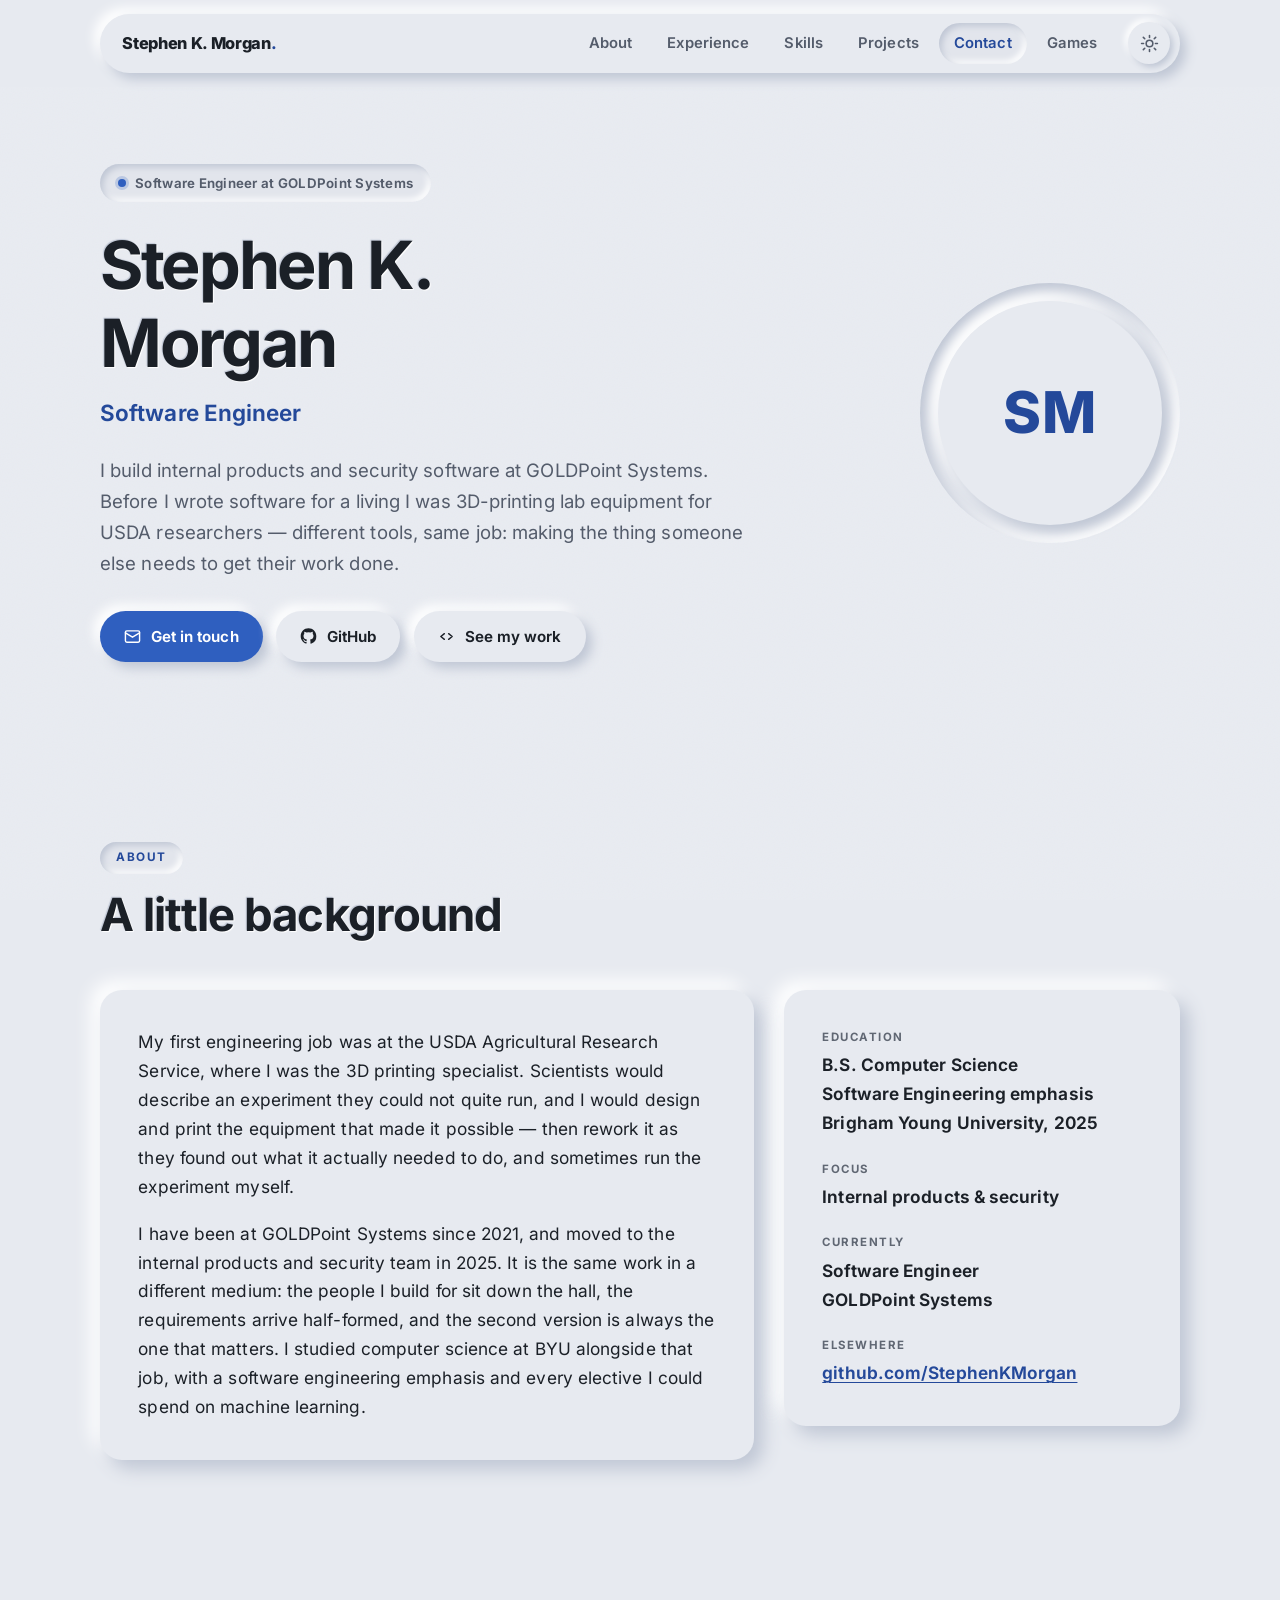
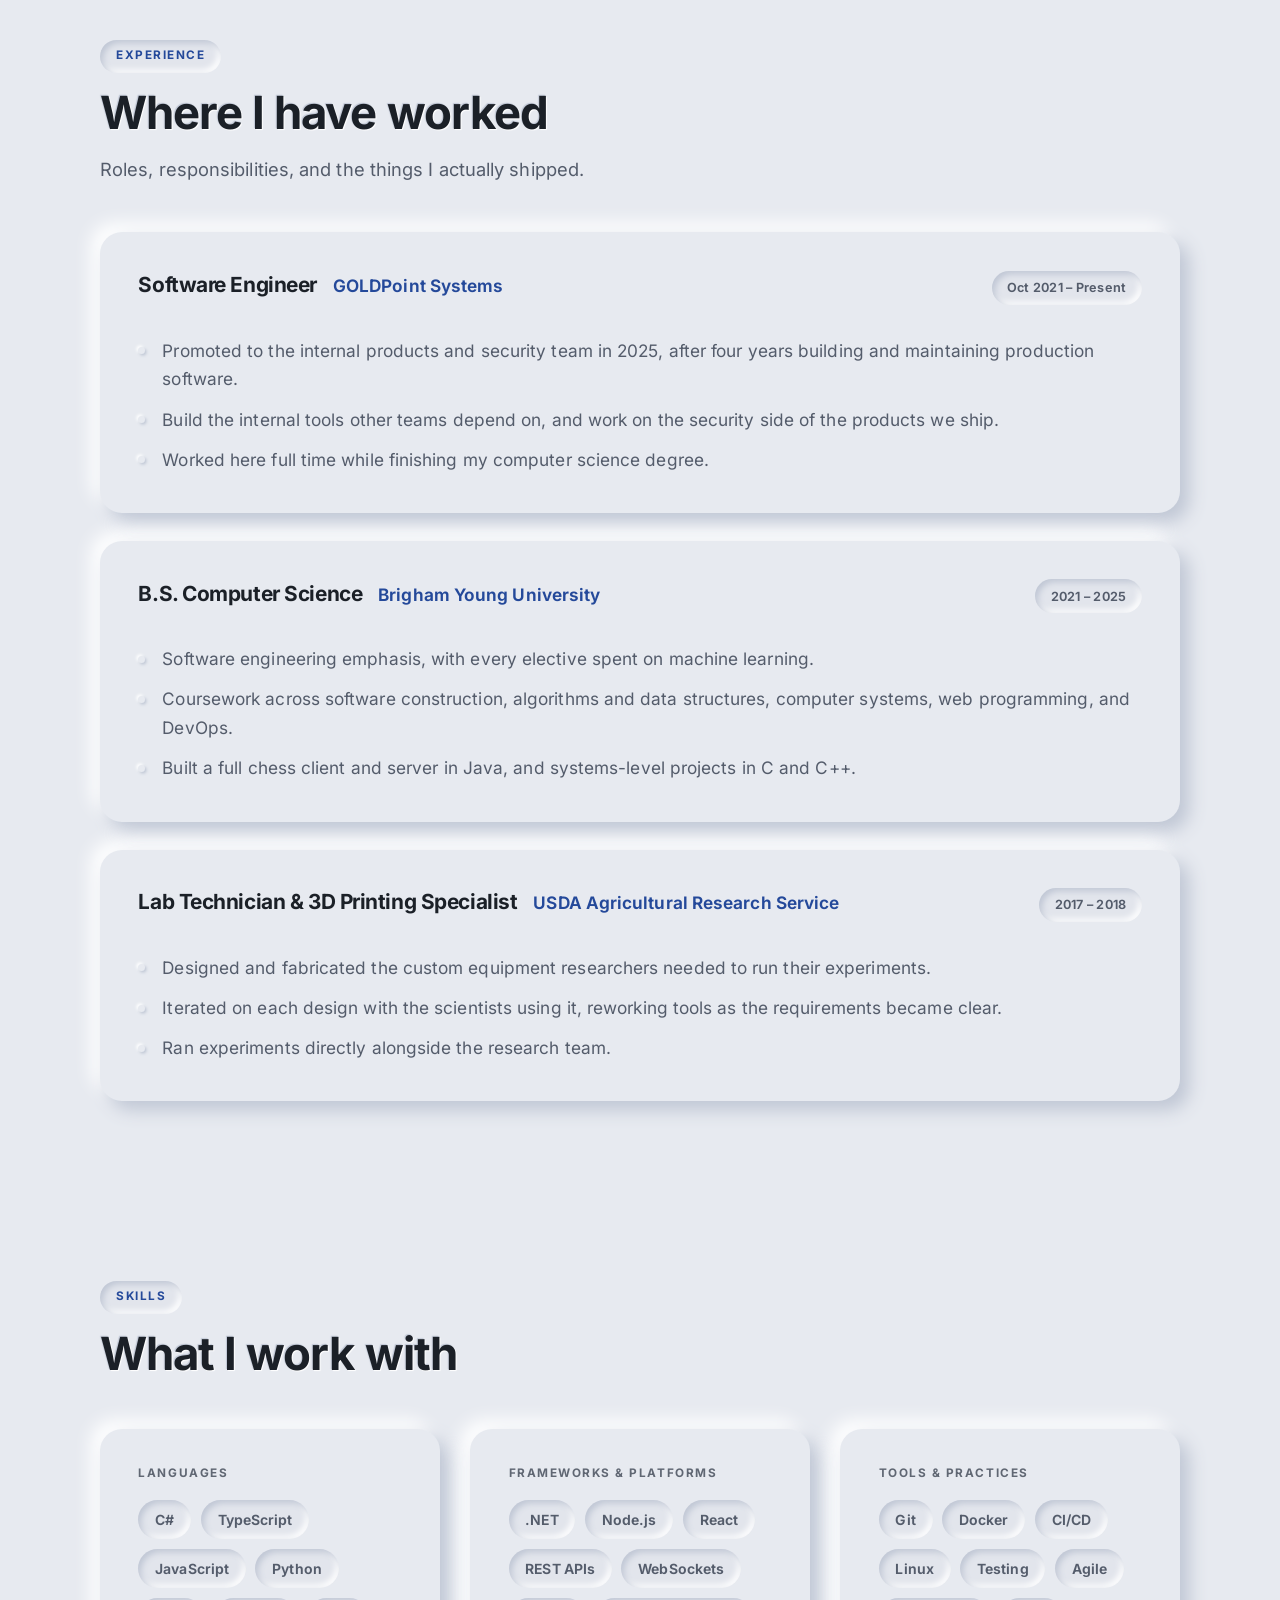
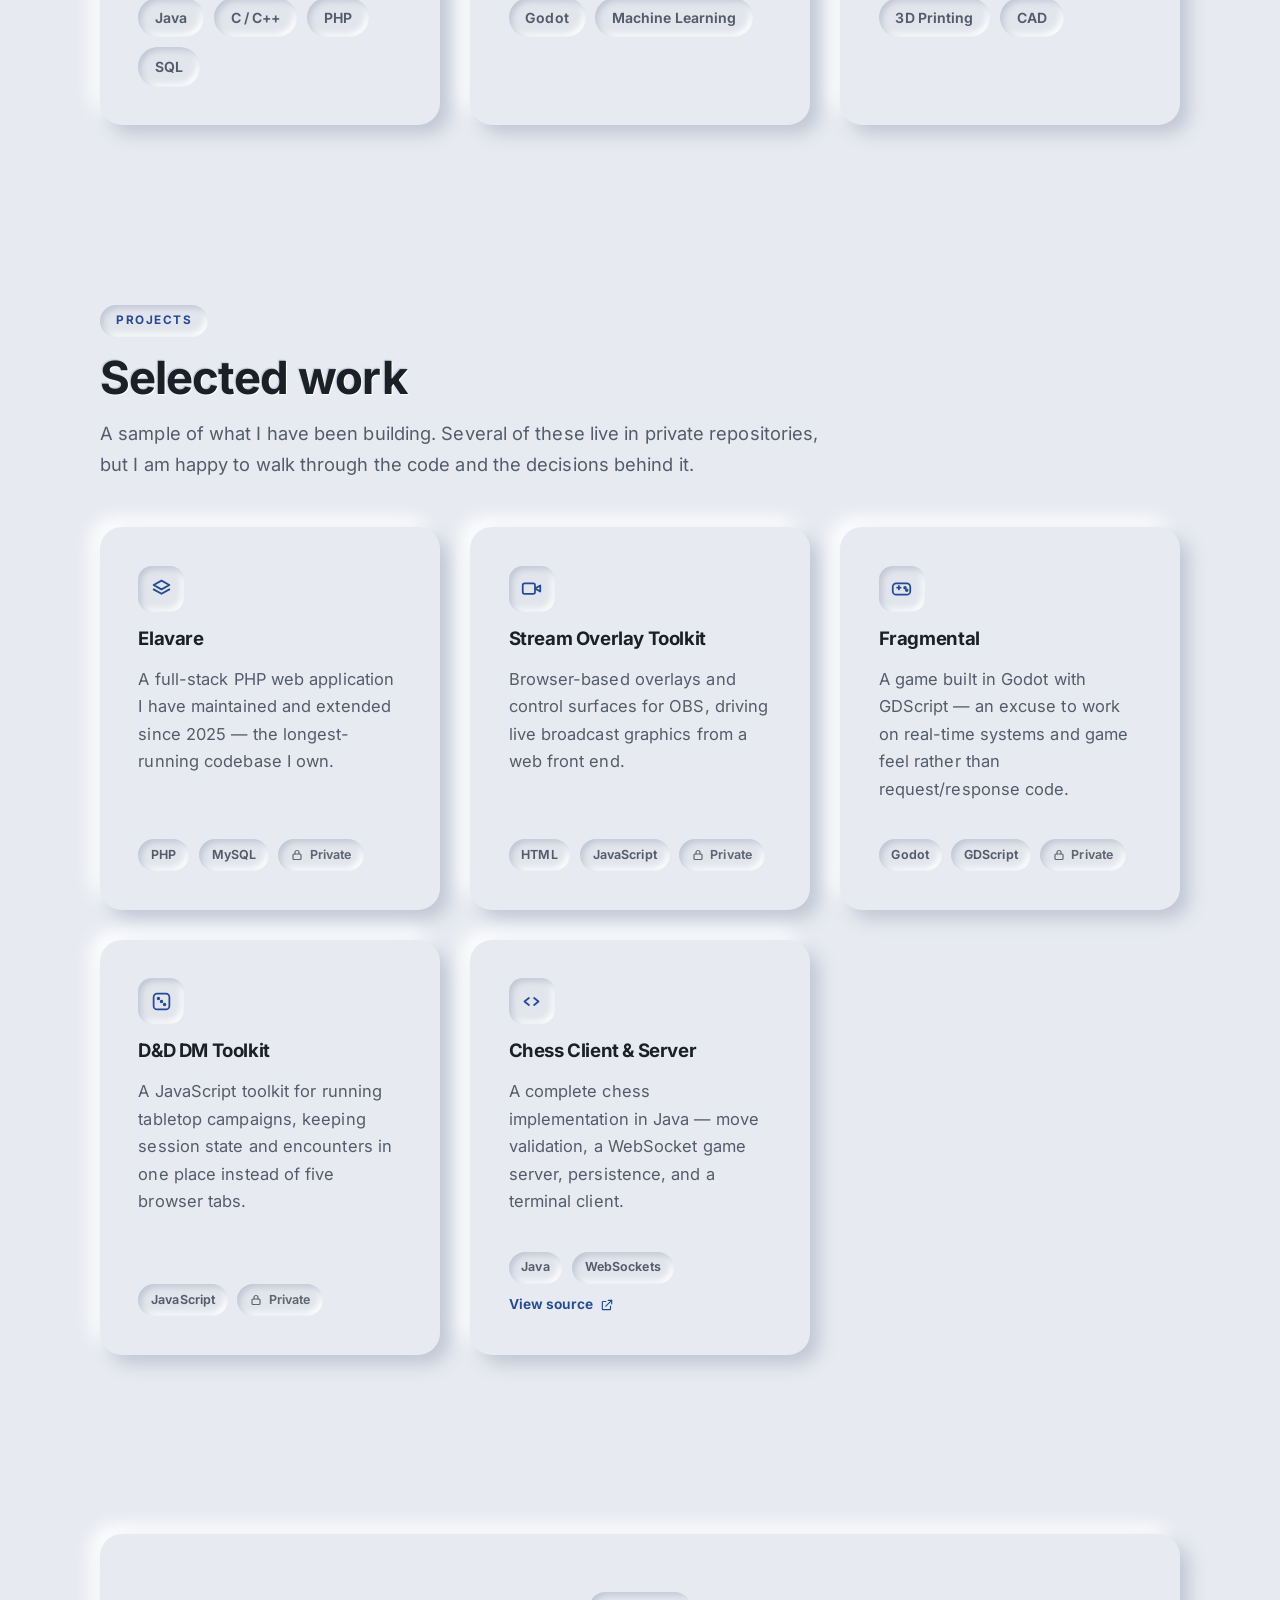
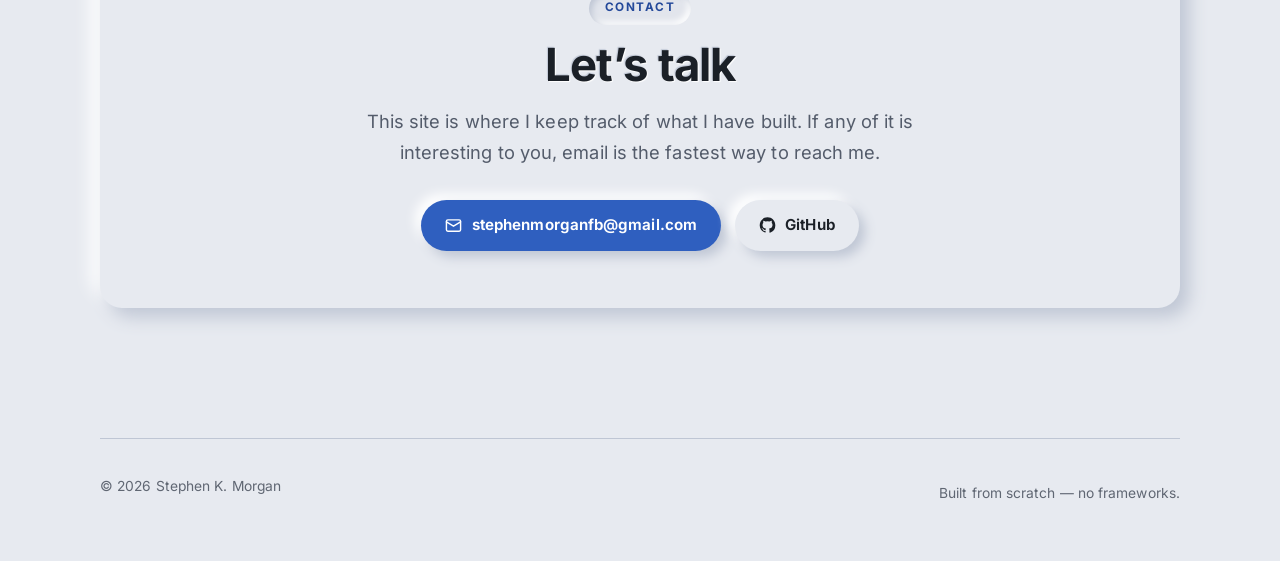
<file: index.html>
<!DOCTYPE html>
<html lang="en" prefix="og: https://ogp.me/ns#">
<head>
<meta charset="UTF-8">
<meta name="viewport" content="width=device-width, initial-scale=1">

<title>Stephen K. Morgan — Software Engineer</title>
<meta name="description" content="Software engineer on the internal products and security team at GOLDPoint Systems, with a background in machine learning and 3D printing.">
<meta name="author" content="Stephen K. Morgan">
<link rel="canonical" href="https://stephenkmorgan.github.io/">

<meta property="og:type" content="website">
<meta property="og:url" content="https://stephenkmorgan.github.io/">
<meta property="og:title" content="Stephen K. Morgan — Software Engineer">
<meta property="og:description" content="Software engineer on internal products and security at GOLDPoint Systems, with a background in machine learning.">
<meta property="og:image" content="https://stephenkmorgan.github.io/assets/img/og-image.png">
<meta property="og:image:width" content="1200">
<meta property="og:image:height" content="630">
<meta name="twitter:card" content="summary_large_image">
<meta name="twitter:title" content="Stephen K. Morgan — Software Engineer">
<meta name="twitter:description" content="Software engineer on internal products and security at GOLDPoint Systems, with a background in machine learning.">
<meta name="twitter:image" content="https://stephenkmorgan.github.io/assets/img/og-image.png">

<link rel="icon" href="assets/img/favicon.svg" type="image/svg+xml">
<meta name="theme-color" content="#e7eaf0" media="(prefers-color-scheme: light)">
<meta name="theme-color" content="#23272e" media="(prefers-color-scheme: dark)">

<link rel="preload" href="assets/fonts/inter-latin.woff2" as="font" type="font/woff2" crossorigin>
<link rel="stylesheet" href="assets/fonts/inter.css">
<link rel="stylesheet" href="assets/css/style.css">

<!-- Applies the stored theme before first paint so the page never flashes the
     wrong colors on load. Must stay inline and stay in <head>. -->
<script>
(function () {
  try {
    var saved = localStorage.getItem("theme");
    if (saved === "dark" || saved === "light") {
      document.documentElement.setAttribute("data-theme", saved);
    }
  } catch (e) { /* storage blocked — fall back to the OS preference */ }
})();
</script>

<script type="application/ld+json">
{
  "@context": "https://schema.org",
  "@type": "Person",
  "name": "Stephen K. Morgan",
  "url": "https://stephenkmorgan.github.io/",
  "jobTitle": "Software Engineer",
  "worksFor": {
    "@type": "Organization",
    "name": "GOLDPoint Systems"
  },
  "alumniOf": {
    "@type": "CollegeOrUniversity",
    "name": "Brigham Young University"
  },
  "knowsAbout": ["Software Engineering", "Application Security", "Machine Learning", "C#", "TypeScript", "Python", "Java", "3D Printing"],
  "sameAs": ["https://github.com/StephenKMorgan"]
}
</script>
</head>

<body>

<a class="skip-link" href="#main">Skip to content</a>

<!-- ===================================================================
     Icon sprite. Defined once, referenced with <use>. Keeps the markup
     readable and every glyph inherits currentColor.
     =================================================================== -->
<svg width="0" height="0" style="position:absolute" aria-hidden="true" focusable="false">
  <defs>
    <symbol id="i-github" viewBox="0 0 24 24" fill="currentColor">
      <path d="M12 .5C5.73.5.99 5.24.99 11.5c0 4.86 3.15 8.98 7.52 10.43.55.1.75-.24.75-.53v-1.9c-3.06.66-3.71-1.3-3.71-1.3-.5-1.28-1.23-1.62-1.23-1.62-1-.68.08-.67.08-.67 1.1.08 1.69 1.14 1.69 1.14.98 1.69 2.58 1.2 3.21.92.1-.71.39-1.2.7-1.48-2.44-.28-5.01-1.22-5.01-5.44 0-1.2.43-2.18 1.13-2.95-.11-.28-.49-1.4.11-2.92 0 0 .93-.3 3.03 1.13a10.5 10.5 0 0 1 5.52 0c2.1-1.43 3.02-1.13 3.02-1.13.6 1.52.22 2.64.11 2.92.71.77 1.13 1.75 1.13 2.95 0 4.23-2.58 5.16-5.03 5.43.4.34.75 1.01.75 2.04v3.03c0 .29.2.64.76.53a10.53 10.53 0 0 0 7.51-10.43C23.01 5.24 18.27.5 12 .5z"/>
    </symbol>
    <symbol id="i-mail" viewBox="0 0 24 24" fill="none" stroke="currentColor" stroke-width="2" stroke-linecap="round" stroke-linejoin="round">
      <rect x="2" y="4" width="20" height="16" rx="2"/><path d="m2 7 10 6 10-6"/>
    </symbol>
    <symbol id="i-sun" viewBox="0 0 24 24" fill="none" stroke="currentColor" stroke-width="2" stroke-linecap="round">
      <circle cx="12" cy="12" r="4.2"/>
      <path d="M12 2v2.5M12 19.5V22M4.2 4.2l1.8 1.8M18 18l1.8 1.8M2 12h2.5M19.5 12H22M4.2 19.8 6 18M18 6l1.8-1.8"/>
    </symbol>
    <symbol id="i-moon" viewBox="0 0 24 24" fill="none" stroke="currentColor" stroke-width="2" stroke-linecap="round" stroke-linejoin="round">
      <path d="M20 14.5A8.5 8.5 0 0 1 9.5 4 8.5 8.5 0 1 0 20 14.5z"/>
    </symbol>
    <symbol id="i-menu" viewBox="0 0 24 24" fill="none" stroke="currentColor" stroke-width="2" stroke-linecap="round">
      <path d="M4 7h16M4 12h16M4 17h16"/>
    </symbol>
    <symbol id="i-lock" viewBox="0 0 24 24" fill="none" stroke="currentColor" stroke-width="2.4" stroke-linecap="round" stroke-linejoin="round">
      <rect x="4" y="10" width="16" height="11" rx="2"/><path d="M8 10V7a4 4 0 0 1 8 0v3"/>
    </symbol>
    <symbol id="i-external" viewBox="0 0 24 24" fill="none" stroke="currentColor" stroke-width="2" stroke-linecap="round" stroke-linejoin="round">
      <path d="M14 4h6v6"/><path d="M20 4 10 14"/><path d="M18 14v5a1 1 0 0 1-1 1H5a1 1 0 0 1-1-1V7a1 1 0 0 1 1-1h5"/>
    </symbol>
    <symbol id="i-layers" viewBox="0 0 24 24" fill="none" stroke="currentColor" stroke-width="2" stroke-linecap="round" stroke-linejoin="round">
      <path d="m12 3 9 5-9 5-9-5z"/><path d="m3 13 9 5 9-5"/>
    </symbol>
    <symbol id="i-video" viewBox="0 0 24 24" fill="none" stroke="currentColor" stroke-width="2" stroke-linecap="round" stroke-linejoin="round">
      <rect x="2" y="6" width="14" height="12" rx="2"/><path d="m16 12 6-3.5v7z"/>
    </symbol>
    <symbol id="i-game" viewBox="0 0 24 24" fill="none" stroke="currentColor" stroke-width="2" stroke-linecap="round" stroke-linejoin="round">
      <path d="M7 11h4M9 9v4"/><circle cx="16" cy="11" r="1"/><circle cx="18" cy="14" r="1"/>
      <rect x="2" y="6" width="20" height="13" rx="4"/>
    </symbol>
    <symbol id="i-dice" viewBox="0 0 24 24" fill="none" stroke="currentColor" stroke-width="2" stroke-linecap="round" stroke-linejoin="round">
      <rect x="3" y="3" width="18" height="18" rx="4"/>
      <circle cx="8.5" cy="8.5" r="1"/><circle cx="15.5" cy="15.5" r="1"/><circle cx="12" cy="12" r="1"/>
    </symbol>
    <symbol id="i-code" viewBox="0 0 24 24" fill="none" stroke="currentColor" stroke-width="2" stroke-linecap="round" stroke-linejoin="round">
      <path d="m9 8-5 4 5 4"/><path d="m15 8 5 4-5 4"/>
    </symbol>
  </defs>
</svg>

<!-- ===================================================================
     Header
     =================================================================== -->
<header class="site-header">
  <div class="wrap">
    <nav class="nav raised-sm" aria-label="Primary">
      <a class="nav__brand" href="#top">Stephen K. Morgan<span>.</span></a>

      <ul class="nav__list" id="nav-list">
        <li><a class="nav__link" href="#about">About</a></li>
        <li><a class="nav__link" href="#experience">Experience</a></li>
        <li><a class="nav__link" href="#skills">Skills</a></li>
        <li><a class="nav__link" href="#projects">Projects</a></li>
        <li><a class="nav__link" href="#contact">Contact</a></li>
        <li><a class="nav__link" href="games/">Games</a></li>
      </ul>

      <button class="icon-btn" type="button" data-theme-toggle aria-label="Switch to dark theme">
        <svg class="icon-sun" aria-hidden="true"><use href="#i-sun"/></svg>
        <svg class="icon-moon" aria-hidden="true"><use href="#i-moon"/></svg>
      </button>

      <button class="icon-btn nav__toggle" type="button" data-nav-toggle
              aria-expanded="false" aria-controls="nav-list" aria-label="Menu">
        <svg aria-hidden="true"><use href="#i-menu"/></svg>
      </button>
    </nav>
  </div>
</header>

<main id="main">

  <!-- =================================================================
       Hero
       ================================================================= -->
  <section class="hero" id="top" aria-labelledby="hero-name">
    <div class="wrap">
      <div class="hero__inner">
        <div>
          <p class="hero__status pressed-sm">
            <span class="hero__dot" aria-hidden="true"></span>
            Software Engineer at GOLDPoint Systems
          </p>

          <h1 class="hero__name letterpress" id="hero-name">Stephen K.<br>Morgan</h1>
          <p class="hero__role">Software Engineer</p>

          <p class="hero__pitch">
            I build internal products and security software at GOLDPoint
            Systems. Before I wrote software for a living I was 3D-printing lab
            equipment for USDA researchers — different tools, same job: making
            the thing someone else needs to get their work done.
          </p>

          <div class="btn-row">
            <a class="btn btn--primary" href="#contact">
              <svg aria-hidden="true"><use href="#i-mail"/></svg>
              Get in touch
            </a>
            <a class="btn" href="https://github.com/StephenKMorgan" target="_blank" rel="noopener">
              <svg aria-hidden="true"><use href="#i-github"/></svg>
              GitHub
            </a>
            <a class="btn" href="#projects">
              <svg aria-hidden="true"><use href="#i-code"/></svg>
              See my work
            </a>
          </div>
        </div>

        <!-- TODO(Stephen): drop a headshot at assets/img/portrait.jpg and
             swap the monogram for:
             <img src="assets/img/portrait.jpg" alt="Stephen K. Morgan" width="480" height="480"> -->
        <div class="hero__portrait pressed">
          <div class="hero__monogram" role="img" aria-label="Stephen K. Morgan">SM</div>
        </div>
      </div>
    </div>
  </section>

  <!-- =================================================================
       About
       ================================================================= -->
  <section class="section" id="about" aria-labelledby="about-title">
    <div class="wrap">
      <div class="section__head reveal">
        <p class="section__eyebrow pressed-sm">About</p>
        <h2 class="section__title letterpress" id="about-title">A little background</h2>
      </div>

      <div class="about">
        <div class="card raised reveal">
          <p>
            My first engineering job was at the USDA Agricultural Research
            Service, where I was the 3D printing specialist. Scientists would
            describe an experiment they could not quite run, and I would design
            and print the equipment that made it possible — then rework it as
            they found out what it actually needed to do, and sometimes run the
            experiment myself.
          </p>
          <p>
            I have been at GOLDPoint Systems since 2021, and moved to the
            internal products and security team in 2025. It is the same work in
            a different medium: the people I build for sit down the hall, the
            requirements arrive half-formed, and the second version is always
            the one that matters. I studied computer science at BYU alongside
            that job, with a software engineering emphasis and every elective I
            could spend on machine learning.
          </p>
        </div>

        <div class="card raised reveal">
          <ul class="factlist">
            <li class="fact">
              <p class="fact__label">Education</p>
              <p class="fact__value">B.S. Computer Science<br>Software Engineering emphasis<br>Brigham Young University, 2025</p>
            </li>
            <li class="fact">
              <p class="fact__label">Focus</p>
              <p class="fact__value">Internal products &amp; security</p>
            </li>
            <li class="fact">
              <p class="fact__label">Currently</p>
              <p class="fact__value">Software Engineer<br>GOLDPoint Systems</p>
            </li>
            <li class="fact">
              <p class="fact__label">Elsewhere</p>
              <p class="fact__value">
                <a href="https://github.com/StephenKMorgan" target="_blank" rel="noopener">github.com/StephenKMorgan</a>
              </p>
            </li>
          </ul>
        </div>
      </div>
    </div>
  </section>

  <!-- =================================================================
       Experience
       TODO(Stephen): the GOLDPoint bullets are deliberately thin — they say
       only what you told me (tenure + the 2025 promotion) and invent nothing.
       Add what you actually build there: the systems you own, a project you
       shipped, the stack you use day to day.
       ================================================================= -->
  <section class="section" id="experience" aria-labelledby="experience-title">
    <div class="wrap">
      <div class="section__head reveal">
        <p class="section__eyebrow pressed-sm">Experience</p>
        <h2 class="section__title letterpress" id="experience-title">Where I have worked</h2>
        <p class="section__lede">
          Roles, responsibilities, and the things I actually shipped.
        </p>
      </div>

      <div class="timeline">
        <article class="card raised reveal">
          <div class="role__head">
            <h3 class="role__title">Software Engineer</h3>
            <p class="role__org">GOLDPoint Systems</p>
            <p class="role__dates pressed-sm">Oct 2021 &ndash; Present</p>
          </div>
          <ul class="bullets">
            <li>Promoted to the internal products and security team in 2025, after four years building and maintaining production software.</li>
            <li>Build the internal tools other teams depend on, and work on the security side of the products we ship.</li>
            <li>Worked here full time while finishing my computer science degree.</li>
          </ul>
        </article>

        <article class="card raised reveal">
          <div class="role__head">
            <h3 class="role__title">B.S. Computer Science</h3>
            <p class="role__org">Brigham Young University</p>
            <p class="role__dates pressed-sm">2021 &ndash; 2025</p>
          </div>
          <ul class="bullets">
            <li>Software engineering emphasis, with every elective spent on machine learning.</li>
            <li>Coursework across software construction, algorithms and data structures, computer systems, web programming, and DevOps.</li>
            <li>Built a full chess client and server in Java, and systems-level projects in C and C++.</li>
          </ul>
        </article>

        <article class="card raised reveal">
          <div class="role__head">
            <h3 class="role__title">Lab Technician &amp; 3D Printing Specialist</h3>
            <p class="role__org">USDA Agricultural Research Service</p>
            <p class="role__dates pressed-sm">2017 &ndash; 2018</p>
          </div>
          <ul class="bullets">
            <li>Designed and fabricated the custom equipment researchers needed to run their experiments.</li>
            <li>Iterated on each design with the scientists using it, reworking tools as the requirements became clear.</li>
            <li>Ran experiments directly alongside the research team.</li>
          </ul>
        </article>
      </div>
    </div>
  </section>

  <!-- =================================================================
       Skills
       TODO(Stephen): the languages are drawn from your repos and the ML /
       fabrication entries from your USDA and BYU work. React, Docker, CI/CD,
       SQL and Agile are still MY INFERENCE, not things you confirmed —
       delete anything you would not want to be interviewed on.
       ================================================================= -->
  <section class="section" id="skills" aria-labelledby="skills-title">
    <div class="wrap">
      <div class="section__head reveal">
        <p class="section__eyebrow pressed-sm">Skills</p>
        <h2 class="section__title letterpress" id="skills-title">What I work with</h2>
      </div>

      <div class="grid grid--3">
        <div class="card raised reveal">
          <h3 class="skillgroup__title">Languages</h3>
          <ul class="chips">
            <li class="chip pressed-sm">C#</li>
            <li class="chip pressed-sm">TypeScript</li>
            <li class="chip pressed-sm">JavaScript</li>
            <li class="chip pressed-sm">Python</li>
            <li class="chip pressed-sm">Java</li>
            <li class="chip pressed-sm">C / C++</li>
            <li class="chip pressed-sm">PHP</li>
            <li class="chip pressed-sm">SQL</li>
          </ul>
        </div>

        <div class="card raised reveal">
          <h3 class="skillgroup__title">Frameworks &amp; platforms</h3>
          <ul class="chips">
            <li class="chip pressed-sm">.NET</li>
            <li class="chip pressed-sm">Node.js</li>
            <li class="chip pressed-sm">React</li>
            <li class="chip pressed-sm">REST APIs</li>
            <li class="chip pressed-sm">WebSockets</li>
            <li class="chip pressed-sm">Godot</li>
            <li class="chip pressed-sm">Machine Learning</li>
          </ul>
        </div>

        <div class="card raised reveal">
          <h3 class="skillgroup__title">Tools &amp; practices</h3>
          <ul class="chips">
            <li class="chip pressed-sm">Git</li>
            <li class="chip pressed-sm">Docker</li>
            <li class="chip pressed-sm">CI/CD</li>
            <li class="chip pressed-sm">Linux</li>
            <li class="chip pressed-sm">Testing</li>
            <li class="chip pressed-sm">Agile</li>
            <li class="chip pressed-sm">3D Printing</li>
            <li class="chip pressed-sm">CAD</li>
          </ul>
        </div>
      </div>
    </div>
  </section>

  <!-- =================================================================
       Projects
       TODO(Stephen): every description below is my best guess from the
       repo name and primary language — confirm or rewrite each one.
       All but the last repo are PRIVATE, so those cards deliberately
       carry no link. Make a repo public and add:
         <a class="project__link" href="URL" target="_blank" rel="noopener">
           View source <svg aria-hidden="true"><use href="#i-external"/></svg></a>
       ================================================================= -->
  <section class="section" id="projects" aria-labelledby="projects-title">
    <div class="wrap">
      <div class="section__head reveal">
        <p class="section__eyebrow pressed-sm">Projects</p>
        <h2 class="section__title letterpress" id="projects-title">Selected work</h2>
        <p class="section__lede">
          A sample of what I have been building. Several of these live in private
          repositories, but I am happy to walk through the code and the decisions
          behind it.
        </p>
      </div>

      <div class="grid grid--3">

        <article class="card raised project reveal">
          <div class="project__top">
            <span class="project__icon pressed-sm"><svg aria-hidden="true"><use href="#i-layers"/></svg></span>
          </div>
          <h3 class="project__title">Elavare</h3>
          <p class="project__desc">
            A full-stack PHP web application I have maintained and extended
            since 2025 — the longest-running codebase I own.
          </p>
          <div class="project__foot">
            <span class="chip chip--tech pressed-sm">PHP</span>
            <span class="chip chip--tech pressed-sm">MySQL</span>
            <span class="chip chip--tech chip--private pressed-sm">
              <svg aria-hidden="true"><use href="#i-lock"/></svg> Private
            </span>
          </div>
        </article>

        <article class="card raised project reveal">
          <div class="project__top">
            <span class="project__icon pressed-sm"><svg aria-hidden="true"><use href="#i-video"/></svg></span>
          </div>
          <h3 class="project__title">Stream Overlay Toolkit</h3>
          <p class="project__desc">
            Browser-based overlays and control surfaces for OBS, driving live
            broadcast graphics from a web front end.
          </p>
          <div class="project__foot">
            <span class="chip chip--tech pressed-sm">HTML</span>
            <span class="chip chip--tech pressed-sm">JavaScript</span>
            <span class="chip chip--tech chip--private pressed-sm">
              <svg aria-hidden="true"><use href="#i-lock"/></svg> Private
            </span>
          </div>
        </article>

        <article class="card raised project reveal">
          <div class="project__top">
            <span class="project__icon pressed-sm"><svg aria-hidden="true"><use href="#i-game"/></svg></span>
          </div>
          <h3 class="project__title">Fragmental</h3>
          <p class="project__desc">
            A game built in Godot with GDScript — an excuse to work on real-time
            systems and game feel rather than request/response code.
          </p>
          <div class="project__foot">
            <span class="chip chip--tech pressed-sm">Godot</span>
            <span class="chip chip--tech pressed-sm">GDScript</span>
            <span class="chip chip--tech chip--private pressed-sm">
              <svg aria-hidden="true"><use href="#i-lock"/></svg> Private
            </span>
          </div>
        </article>

        <article class="card raised project reveal">
          <div class="project__top">
            <span class="project__icon pressed-sm"><svg aria-hidden="true"><use href="#i-dice"/></svg></span>
          </div>
          <h3 class="project__title">D&amp;D DM Toolkit</h3>
          <p class="project__desc">
            A JavaScript toolkit for running tabletop campaigns, keeping session
            state and encounters in one place instead of five browser tabs.
          </p>
          <div class="project__foot">
            <span class="chip chip--tech pressed-sm">JavaScript</span>
            <span class="chip chip--tech chip--private pressed-sm">
              <svg aria-hidden="true"><use href="#i-lock"/></svg> Private
            </span>
          </div>
        </article>

        <article class="card raised project reveal">
          <div class="project__top">
            <span class="project__icon pressed-sm"><svg aria-hidden="true"><use href="#i-code"/></svg></span>
          </div>
          <h3 class="project__title">Chess Client &amp; Server</h3>
          <p class="project__desc">
            A complete chess implementation in Java — move validation, a
            WebSocket game server, persistence, and a terminal client.
          </p>
          <div class="project__foot">
            <span class="chip chip--tech pressed-sm">Java</span>
            <span class="chip chip--tech pressed-sm">WebSockets</span>
            <a class="project__link" href="https://github.com/StephenKMorgan/CS240Chess" target="_blank" rel="noopener">
              View source <svg aria-hidden="true"><use href="#i-external"/></svg>
            </a>
          </div>
        </article>

      </div>
    </div>
  </section>

  <!-- =================================================================
       Contact
       ================================================================= -->
  <section class="section" id="contact" aria-labelledby="contact-title">
    <div class="wrap">
      <div class="card raised contact-card reveal">
        <p class="section__eyebrow pressed-sm">Contact</p>
        <h2 class="section__title letterpress" id="contact-title">Let&rsquo;s talk</h2>
        <p class="section__lede">
          This site is where I keep track of what I have built. If any of it is
          interesting to you, email is the fastest way to reach me.
        </p>

        <div class="btn-row">
          <a class="btn btn--primary" href="mailto:stephenmorganfb@gmail.com">
            <svg aria-hidden="true"><use href="#i-mail"/></svg>
            stephenmorganfb@gmail.com
          </a>
          <a class="btn" href="https://github.com/StephenKMorgan" target="_blank" rel="noopener">
            <svg aria-hidden="true"><use href="#i-github"/></svg>
            GitHub
          </a>
        </div>
      </div>
    </div>
  </section>

</main>

<footer class="site-footer">
  <div class="wrap">
    <div class="site-footer__inner">
      <p>&copy; <span data-year>2026</span> Stephen K. Morgan</p>
      <p>Built from scratch — no frameworks.</p>
    </div>
  </div>
</footer>

<script src="assets/js/main.js" defer></script>
</body>
</html>
</file>
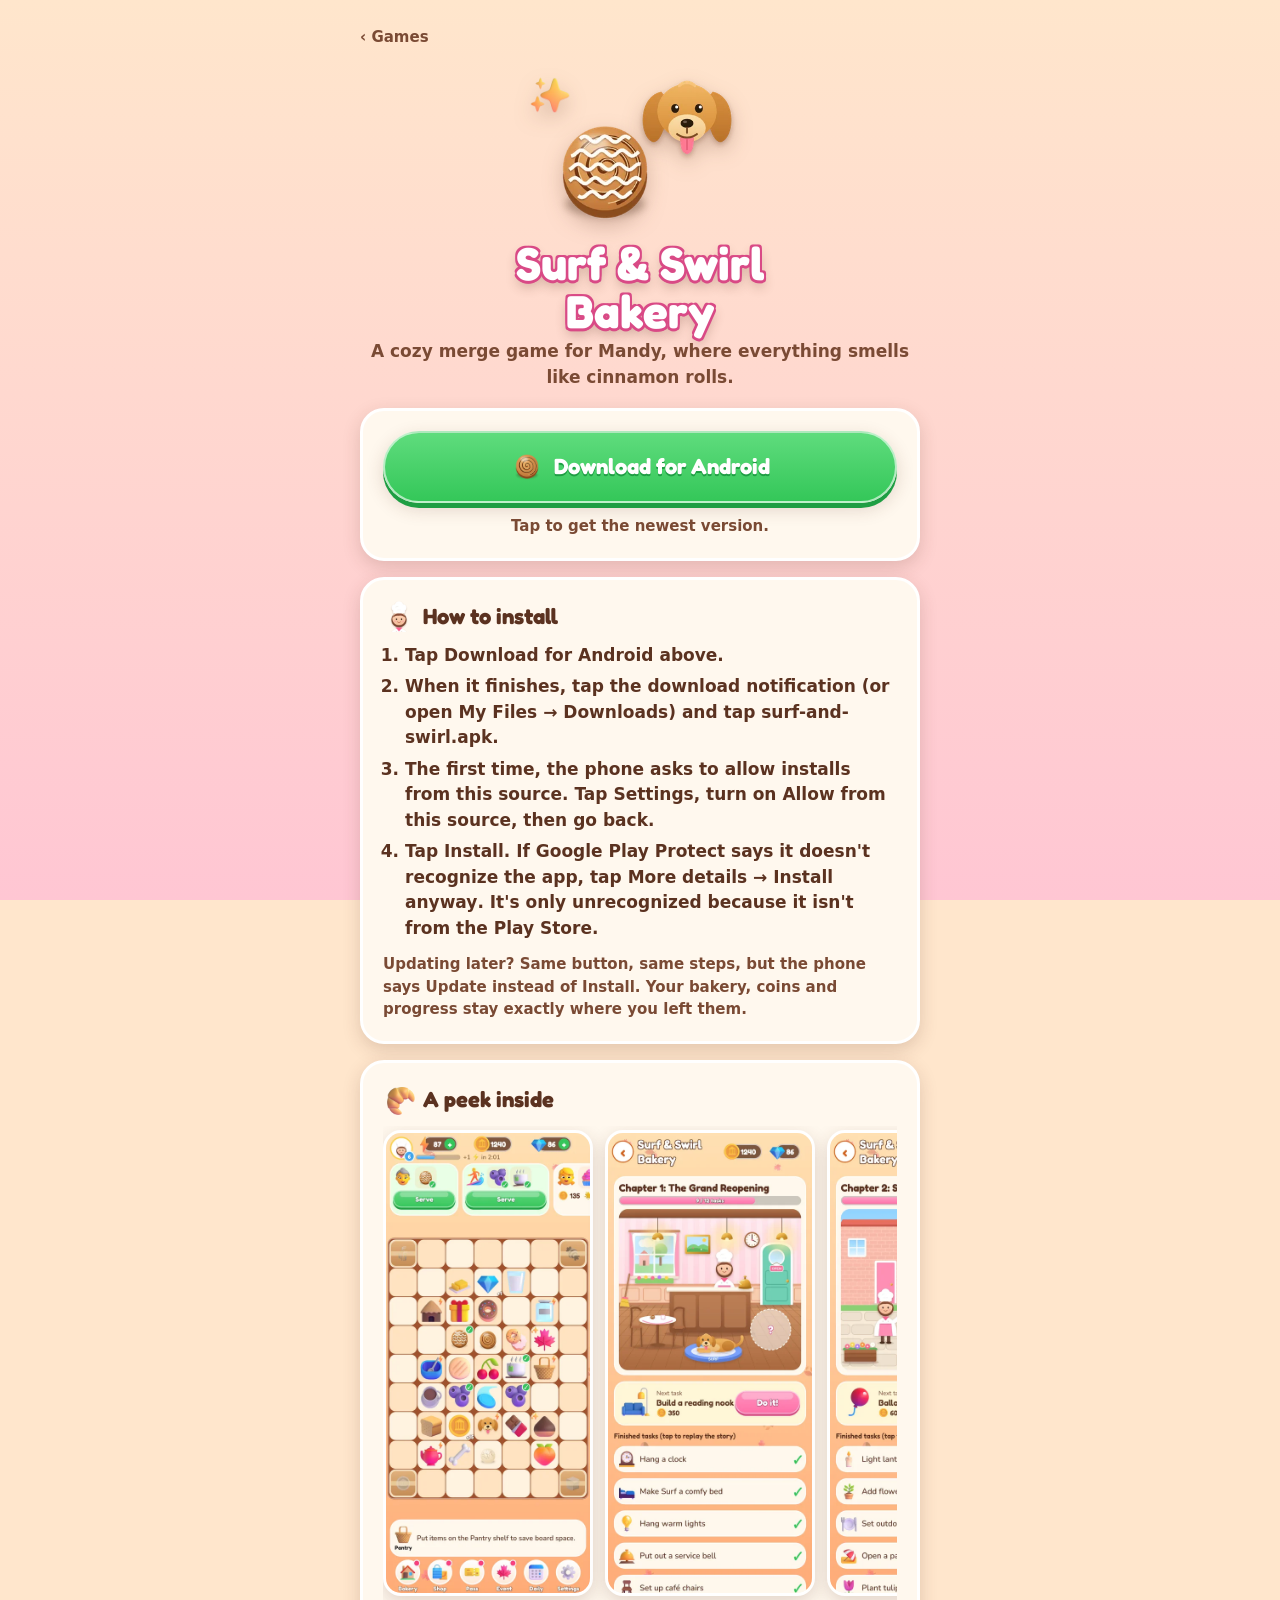
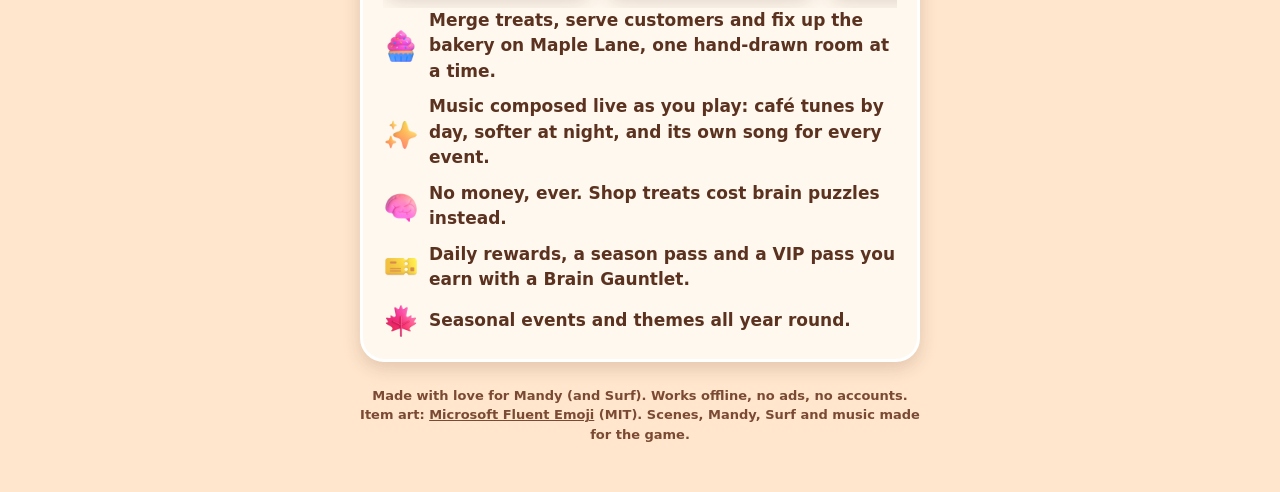
<file: bakery/index.html>
<!DOCTYPE html>
<html lang="en">
<head>
<meta charset="UTF-8">
<meta name="viewport" content="width=device-width, initial-scale=1">
<title>Surf &amp; Swirl Bakery</title>
<meta name="description" content="Download Surf & Swirl Bakery, a cozy merge game for Android.">
<!-- A family download page, not part of the portfolio: keep it out of search results. -->
<meta name="robots" content="noindex">
<meta name="theme-color" content="#ffd9b8">
<link rel="icon" href="img/icon.png" type="image/png">
<style>
  @font-face {
    font-family: "Fredoka";
    src: url("img/fredoka.woff2") format("woff2");
    font-weight: 700;
    font-display: swap;
  }

  :root {
    --cocoa: #5b3220;
    --cocoa-soft: #7a4a34;
    --cream: #fff8ee;
    --peach-top: #ffe6cc;
    --peach-bottom: #ffc6d3;
    --green: #34c759;
    --green-dark: #1e9e43;
    --pink: #ff6fa8;
    --pink-dark: #d94a86;
    --shadow: 0 6px 18px rgba(91, 50, 32, 0.18);
  }

  * { box-sizing: border-box; }
  [hidden] { display: none !important; }

  body {
    margin: 0;
    min-height: 100vh;
    color: var(--cocoa);
    background: linear-gradient(180deg, var(--peach-top), var(--peach-bottom)) fixed;
    background-color: var(--peach-top);
    font: 600 17px/1.5 ui-rounded, "SF Pro Rounded", "Nunito", system-ui, -apple-system, "Segoe UI", Roboto, sans-serif;
    overflow-x: hidden;
  }

  h1, h2, .btn, .chip { font-family: "Fredoka", ui-rounded, system-ui, sans-serif; font-weight: 700; }

  .wrap { width: min(100% - 32px, 560px); margin: 0 auto; padding: 24px 0 48px; }

  .back { display: inline-block; color: var(--cocoa-soft); text-decoration: none; font-size: 15px; margin-bottom: 8px; }
  .back:hover { text-decoration: underline; }

  .hero { text-align: center; position: relative; }
  .hero__art { position: relative; height: 170px; margin: 8px auto 0; width: 240px; }
  .hero__art img { position: absolute; filter: drop-shadow(0 8px 10px rgba(91, 50, 32, 0.25)); }
  .hero__roll { width: 130px; left: 20px; top: 40px; animation: bob 2.4s ease-in-out infinite; }
  .hero__dog { width: 110px; right: 18px; top: 0; animation: bob 2s ease-in-out 0.4s infinite; }
  .hero__spark { width: 44px; left: 8px; top: 6px; animation: twinkle 1.8s ease-in-out infinite; }

  h1 {
    margin: 4px 0 4px;
    font-size: clamp(34px, 9vw, 46px);
    line-height: 1.05;
    color: #fff;
    text-shadow:
      0 3px 0 var(--pink-dark), 2px 2px 0 var(--pink-dark), -2px 2px 0 var(--pink-dark),
      2px -2px 0 var(--pink-dark), -2px -2px 0 var(--pink-dark), 0 6px 12px rgba(91, 50, 32, 0.3);
  }
  .tagline { margin: 0 0 18px; color: var(--cocoa-soft); }

  .card {
    background: var(--cream);
    border: 3px solid #fff;
    border-radius: 24px;
    box-shadow: var(--shadow);
    padding: 20px;
    margin: 16px 0;
  }

  .btn {
    display: flex; align-items: center; justify-content: center; gap: 10px;
    width: 100%;
    padding: 16px 20px 18px;
    border: 2px solid rgba(255, 255, 255, 0.6);
    border-radius: 999px;
    background: linear-gradient(180deg, #5fdc7d, var(--green));
    box-shadow: 0 5px 0 var(--green-dark), var(--shadow);
    color: #fff;
    font-size: 22px;
    text-decoration: none;
    text-shadow: 0 2px 0 var(--green-dark);
    transition: transform 0.12s ease, box-shadow 0.12s ease;
  }
  .btn img { width: 34px; height: 34px; }
  .btn:active { transform: translateY(4px); box-shadow: 0 1px 0 var(--green-dark), var(--shadow); }
  .btn:focus-visible { outline: 3px solid var(--cocoa); outline-offset: 4px; }
  .btn[aria-disabled="true"] {
    background: linear-gradient(180deg, #cfc6c0, #b9afa8);
    box-shadow: 0 5px 0 #8f8580, var(--shadow);
    text-shadow: 0 2px 0 #8f8580;
    pointer-events: none;
  }

  .meta { text-align: center; margin: 12px 0 0; font-size: 15px; color: var(--cocoa-soft); }
  .chip {
    display: inline-block; padding: 2px 12px; border-radius: 999px;
    background: var(--pink); color: #fff; font-size: 14px; border: 2px solid #fff;
  }

  h2 { margin: 0 0 10px; font-size: 22px; display: flex; align-items: center; gap: 8px; }
  h2 img { width: 32px; height: 32px; }

  .notes { white-space: pre-line; margin: 0; }

  ol { margin: 0; padding-left: 22px; }
  ol li { margin: 6px 0; }
  .tip { margin: 12px 0 0; font-size: 15px; color: var(--cocoa-soft); }

  .shots { display: flex; gap: 12px; overflow-x: auto; padding: 4px 2px 12px; scroll-snap-type: x mandatory; }
  .shots img {
    flex: 0 0 auto; width: 46%; max-width: 210px; height: auto; aspect-ratio: 480 / 1066;
    border-radius: 18px; border: 3px solid #fff;
    box-shadow: var(--shadow); scroll-snap-align: start; background: var(--cream);
  }

  .features { list-style: none; margin: 0; padding: 0; display: grid; gap: 10px; }
  .features li { display: flex; gap: 10px; align-items: center; }
  .features img { width: 36px; height: 36px; flex: 0 0 auto; }

  footer { text-align: center; font-size: 13px; color: var(--cocoa-soft); margin-top: 24px; }
  footer a { color: inherit; }

  @keyframes bob { 0%, 100% { transform: translateY(-4px); } 50% { transform: translateY(5px); } }
  @keyframes twinkle { 0%, 100% { transform: scale(0.8) rotate(0deg); opacity: 0.7; } 50% { transform: scale(1.1) rotate(15deg); opacity: 1; } }
  @media (prefers-reduced-motion: reduce) { .hero__art img { animation: none; } }
</style>
</head>
<body>
<div class="wrap">
  <a class="back" href="../games/">‹ Games</a>

  <header class="hero">
    <div class="hero__art" aria-hidden="true">
      <img class="hero__spark" src="img/sparkles.webp" alt="">
      <img class="hero__roll" src="img/iced_roll.webp" alt="">
      <img class="hero__dog" src="img/surf_face.webp" alt="">
    </div>
    <h1>Surf &amp; Swirl<br>Bakery</h1>
    <p class="tagline">A cozy merge game for Mandy, where everything smells like cinnamon rolls.</p>
  </header>

  <section class="card" aria-labelledby="dl-title">
    <h2 id="dl-title" hidden>Download</h2>
    <a class="btn" id="download"
       href="https://github.com/StephenKMorgan/Learning-Merge-Game/releases/latest/download/surf-and-swirl.apk">
      <img src="img/cinnamon_roll.webp" alt="">
      <span id="download-label">Download for Android</span>
    </a>
    <p class="meta" id="meta">Checking for the latest version…</p>
  </section>

  <section class="card" id="whats-new" hidden aria-labelledby="new-title">
    <h2 id="new-title"><img src="img/golden_roll.webp" alt="">What's new</h2>
    <p class="notes" id="notes"></p>
  </section>

  <section class="card" aria-labelledby="install-title">
    <h2 id="install-title"><img src="img/mandy_face.webp" alt="">How to install</h2>
    <ol>
      <li>Tap <strong>Download for Android</strong> above.</li>
      <li>When it finishes, tap the download notification (or open <strong>My Files → Downloads</strong>) and tap <strong>surf-and-swirl.apk</strong>.</li>
      <li>The first time, the phone asks to allow installs from this source. Tap <strong>Settings</strong>, turn on <strong>Allow from this source</strong>, then go back.</li>
      <li>Tap <strong>Install</strong>. If Google Play Protect says it doesn't recognize the app, tap <strong>More details → Install anyway</strong>. It's only unrecognized because it isn't from the Play Store.</li>
    </ol>
    <p class="tip"><strong>Updating later?</strong> Same button, same steps, but the phone says <strong>Update</strong> instead of Install. Your bakery, coins and progress stay exactly where you left them.</p>
  </section>

  <section class="card" aria-labelledby="peek-title">
    <h2 id="peek-title"><img src="img/croissant.webp" alt="">A peek inside</h2>
    <div class="shots">
      <img src="img/shot-board.webp" alt="The merge board, with customers waiting for their orders" loading="lazy" width="480" height="1066">
      <img src="img/shot-bakery.webp" alt="Fixing up the bakery: Mandy behind the counter and Surf napping in his bed" loading="lazy" width="480" height="1066">
      <img src="img/shot-patio.webp" alt="Chapter 2: Surf's sunny patio" loading="lazy" width="480" height="1066">
      <img src="img/shot-shop.webp" alt="The Brain Shop, where treats cost puzzles instead of money" loading="lazy" width="480" height="1066">
    </div>
    <ul class="features">
      <li><img src="img/cupcake.webp" alt="">Merge treats, serve customers and fix up the bakery on Maple Lane, one hand-drawn room at a time.</li>
      <li><img src="img/sparkles.webp" alt="">Music composed live as you play: café tunes by day, softer at night, and its own song for every event.</li>
      <li><img src="img/brain.webp" alt="">No money, ever. Shop treats cost brain puzzles instead.</li>
      <li><img src="img/ticket.webp" alt="">Daily rewards, a season pass and a VIP pass you earn with a Brain Gauntlet.</li>
      <li><img src="img/maple_leaf.webp" alt="">Seasonal events and themes all year round.</li>
    </ul>
  </section>

  <footer>
    Made with love for Mandy (and Surf). Works offline, no ads, no accounts.<br>
    Item art: <a href="https://github.com/microsoft/fluentui-emoji" rel="noopener">Microsoft Fluent Emoji</a> (MIT). Scenes, Mandy, Surf and music made for the game.
  </footer>
</div>

<script>
(function () {
  var api = "https://api.github.com/repos/StephenKMorgan/Learning-Merge-Game/releases/latest";
  var btn = document.getElementById("download");
  var label = document.getElementById("download-label");
  var meta = document.getElementById("meta");

  function comingSoon() {
    btn.setAttribute("aria-disabled", "true");
    btn.removeAttribute("href");
    label.textContent = "Coming soon!";
    meta.textContent = "The first version is still in the oven. Check back soon!";
  }

  fetch(api, { headers: { Accept: "application/vnd.github+json" } })
    .then(function (r) {
      if (r.status === 404) { comingSoon(); return null; }
      if (!r.ok) throw new Error("status " + r.status);
      return r.json();
    })
    .then(function (rel) {
      if (!rel) return;
      var version = (rel.tag_name || "").replace(/^v/, "");
      var date = rel.published_at ? new Date(rel.published_at).toLocaleDateString(undefined, { month: "long", day: "numeric", year: "numeric" }) : "";
      var apk = (rel.assets || []).filter(function (a) { return /\.apk$/.test(a.name); })[0];
      if (apk) btn.href = apk.browser_download_url;
      var size = apk ? " · " + Math.round(apk.size / 1e6) + " MB" : "";
      meta.innerHTML = "";
      var chip = document.createElement("span");
      chip.className = "chip";
      chip.textContent = "Version " + version;
      meta.appendChild(chip);
      meta.appendChild(document.createTextNode(" " + (date ? "Released " + date : "") + size));
      if (rel.body) {
        document.getElementById("notes").textContent = rel.body.trim();
        document.getElementById("whats-new").hidden = false;
      }
    })
    .catch(function () {
      // Offline or GitHub's API limit: the button still points at the latest release.
      meta.textContent = "Tap to get the newest version.";
    });
})();
</script>
</body>
</html>
</file>
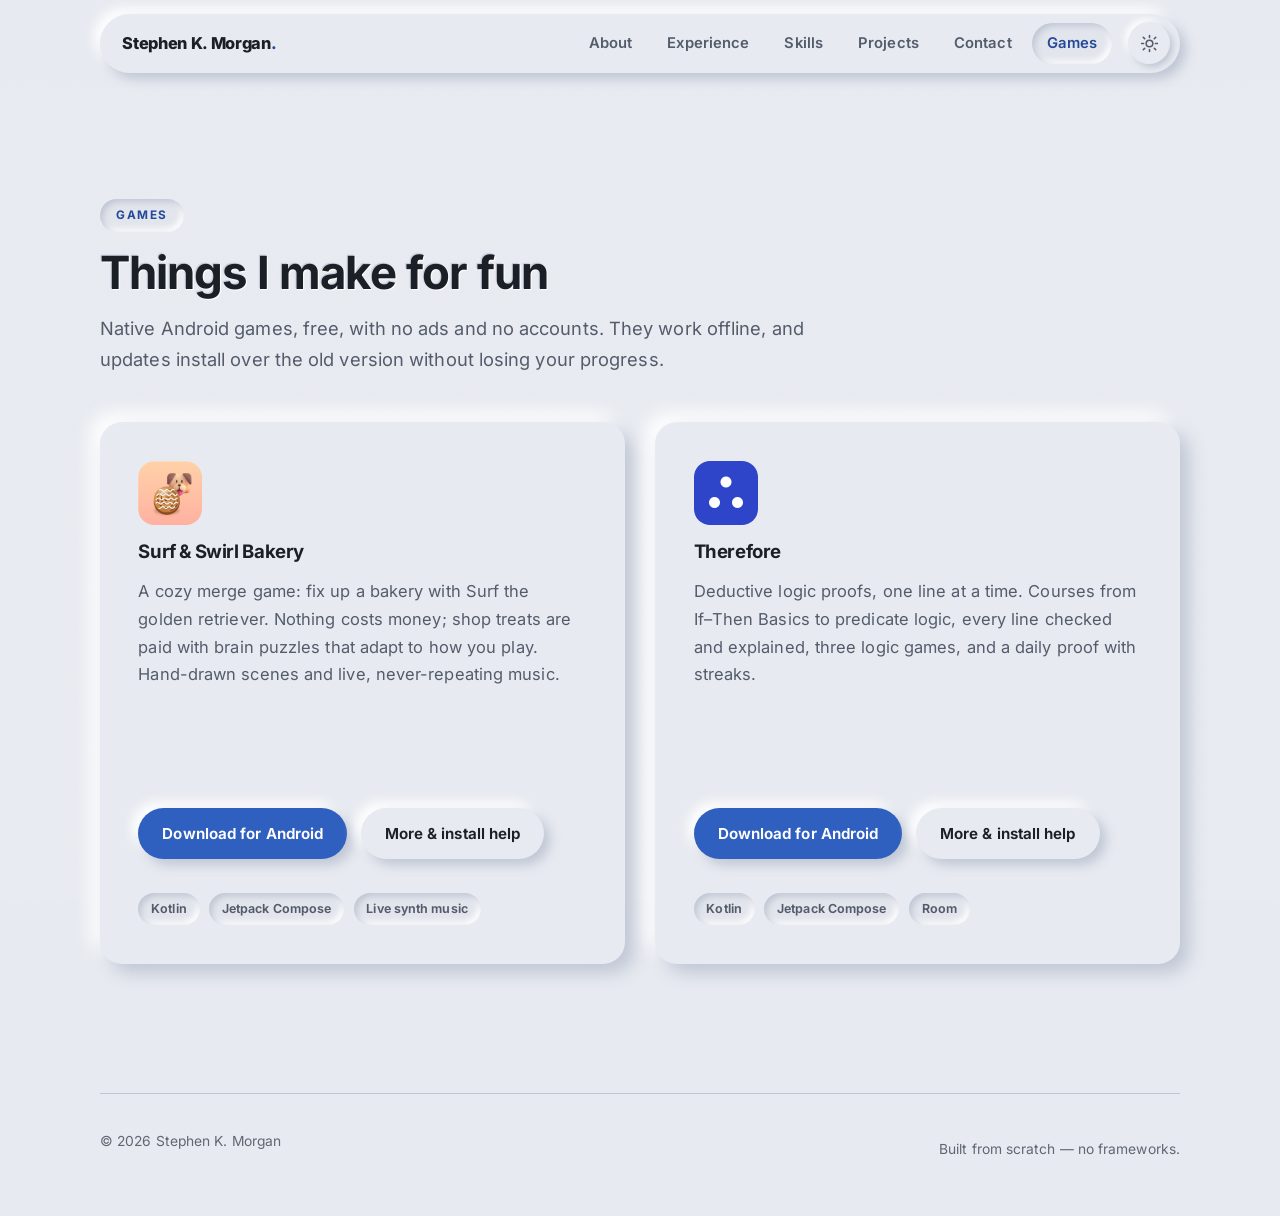
<file: games/index.html>
<!DOCTYPE html>
<html lang="en" prefix="og: https://ogp.me/ns#">
<head>
<meta charset="UTF-8">
<meta name="viewport" content="width=device-width, initial-scale=1">

<title>Games — Stephen K. Morgan</title>
<meta name="description" content="Android games I make: Surf &amp; Swirl Bakery and Therefore. Free, no ads, works offline.">
<meta name="author" content="Stephen K. Morgan">
<link rel="canonical" href="https://stephenkmorgan.github.io/games/">

<meta property="og:type" content="website">
<meta property="og:url" content="https://stephenkmorgan.github.io/">
<meta property="og:title" content="Stephen K. Morgan — Software Engineer">
<meta property="og:description" content="Software engineer on internal products and security at GOLDPoint Systems, with a background in machine learning.">
<meta property="og:image" content="https://stephenkmorgan.github.io/assets/img/og-image.png">
<meta property="og:image:width" content="1200">
<meta property="og:image:height" content="630">
<meta name="twitter:card" content="summary_large_image">
<meta name="twitter:title" content="Stephen K. Morgan — Software Engineer">
<meta name="twitter:description" content="Software engineer on internal products and security at GOLDPoint Systems, with a background in machine learning.">
<meta name="twitter:image" content="https://stephenkmorgan.github.io/assets/img/og-image.png">

<link rel="icon" href="../assets/img/favicon.svg" type="image/svg+xml">
<meta name="theme-color" content="#e7eaf0" media="(prefers-color-scheme: light)">
<meta name="theme-color" content="#23272e" media="(prefers-color-scheme: dark)">

<link rel="preload" href="../assets/fonts/inter-latin.woff2" as="font" type="font/woff2" crossorigin>
<link rel="stylesheet" href="../assets/fonts/inter.css">
<link rel="stylesheet" href="../assets/css/style.css">

<!-- Applies the stored theme before first paint so the page never flashes the
     wrong colors on load. Must stay inline and stay in <head>. -->
<script>
(function () {
  try {
    var saved = localStorage.getItem("theme");
    if (saved === "dark" || saved === "light") {
      document.documentElement.setAttribute("data-theme", saved);
    }
  } catch (e) { /* storage blocked — fall back to the OS preference */ }
})();
</script>

<style>
  .game__version { color: var(--text-muted); font-size: 0.9rem; font-weight: 600; margin: 0.4rem 0 0.9rem; min-height: 1.2em; }
  .project .btn-row { margin-bottom: 1rem; }
</style>
</head>

<body>

<a class="skip-link" href="#main">Skip to content</a>

<!-- ===================================================================
     Icon sprite. Defined once, referenced with <use>. Keeps the markup
     readable and every glyph inherits currentColor.
     =================================================================== -->
<svg width="0" height="0" style="position:absolute" aria-hidden="true" focusable="false">
  <defs>
    <symbol id="i-github" viewBox="0 0 24 24" fill="currentColor">
      <path d="M12 .5C5.73.5.99 5.24.99 11.5c0 4.86 3.15 8.98 7.52 10.43.55.1.75-.24.75-.53v-1.9c-3.06.66-3.71-1.3-3.71-1.3-.5-1.28-1.23-1.62-1.23-1.62-1-.68.08-.67.08-.67 1.1.08 1.69 1.14 1.69 1.14.98 1.69 2.58 1.2 3.21.92.1-.71.39-1.2.7-1.48-2.44-.28-5.01-1.22-5.01-5.44 0-1.2.43-2.18 1.13-2.95-.11-.28-.49-1.4.11-2.92 0 0 .93-.3 3.03 1.13a10.5 10.5 0 0 1 5.52 0c2.1-1.43 3.02-1.13 3.02-1.13.6 1.52.22 2.64.11 2.92.71.77 1.13 1.75 1.13 2.95 0 4.23-2.58 5.16-5.03 5.43.4.34.75 1.01.75 2.04v3.03c0 .29.2.64.76.53a10.53 10.53 0 0 0 7.51-10.43C23.01 5.24 18.27.5 12 .5z"/>
    </symbol>
    <symbol id="i-mail" viewBox="0 0 24 24" fill="none" stroke="currentColor" stroke-width="2" stroke-linecap="round" stroke-linejoin="round">
      <rect x="2" y="4" width="20" height="16" rx="2"/><path d="m2 7 10 6 10-6"/>
    </symbol>
    <symbol id="i-sun" viewBox="0 0 24 24" fill="none" stroke="currentColor" stroke-width="2" stroke-linecap="round">
      <circle cx="12" cy="12" r="4.2"/>
      <path d="M12 2v2.5M12 19.5V22M4.2 4.2l1.8 1.8M18 18l1.8 1.8M2 12h2.5M19.5 12H22M4.2 19.8 6 18M18 6l1.8-1.8"/>
    </symbol>
    <symbol id="i-moon" viewBox="0 0 24 24" fill="none" stroke="currentColor" stroke-width="2" stroke-linecap="round" stroke-linejoin="round">
      <path d="M20 14.5A8.5 8.5 0 0 1 9.5 4 8.5 8.5 0 1 0 20 14.5z"/>
    </symbol>
    <symbol id="i-menu" viewBox="0 0 24 24" fill="none" stroke="currentColor" stroke-width="2" stroke-linecap="round">
      <path d="M4 7h16M4 12h16M4 17h16"/>
    </symbol>
    <symbol id="i-lock" viewBox="0 0 24 24" fill="none" stroke="currentColor" stroke-width="2.4" stroke-linecap="round" stroke-linejoin="round">
      <rect x="4" y="10" width="16" height="11" rx="2"/><path d="M8 10V7a4 4 0 0 1 8 0v3"/>
    </symbol>
    <symbol id="i-external" viewBox="0 0 24 24" fill="none" stroke="currentColor" stroke-width="2" stroke-linecap="round" stroke-linejoin="round">
      <path d="M14 4h6v6"/><path d="M20 4 10 14"/><path d="M18 14v5a1 1 0 0 1-1 1H5a1 1 0 0 1-1-1V7a1 1 0 0 1 1-1h5"/>
    </symbol>
    <symbol id="i-layers" viewBox="0 0 24 24" fill="none" stroke="currentColor" stroke-width="2" stroke-linecap="round" stroke-linejoin="round">
      <path d="m12 3 9 5-9 5-9-5z"/><path d="m3 13 9 5 9-5"/>
    </symbol>
    <symbol id="i-video" viewBox="0 0 24 24" fill="none" stroke="currentColor" stroke-width="2" stroke-linecap="round" stroke-linejoin="round">
      <rect x="2" y="6" width="14" height="12" rx="2"/><path d="m16 12 6-3.5v7z"/>
    </symbol>
    <symbol id="i-game" viewBox="0 0 24 24" fill="none" stroke="currentColor" stroke-width="2" stroke-linecap="round" stroke-linejoin="round">
      <path d="M7 11h4M9 9v4"/><circle cx="16" cy="11" r="1"/><circle cx="18" cy="14" r="1"/>
      <rect x="2" y="6" width="20" height="13" rx="4"/>
    </symbol>
    <symbol id="i-dice" viewBox="0 0 24 24" fill="none" stroke="currentColor" stroke-width="2" stroke-linecap="round" stroke-linejoin="round">
      <rect x="3" y="3" width="18" height="18" rx="4"/>
      <circle cx="8.5" cy="8.5" r="1"/><circle cx="15.5" cy="15.5" r="1"/><circle cx="12" cy="12" r="1"/>
    </symbol>
    <symbol id="i-code" viewBox="0 0 24 24" fill="none" stroke="currentColor" stroke-width="2" stroke-linecap="round" stroke-linejoin="round">
      <path d="m9 8-5 4 5 4"/><path d="m15 8 5 4-5 4"/>
    </symbol>
  </defs>
</svg>

<!-- ===================================================================
     Header
     =================================================================== -->
<header class="site-header">
  <div class="wrap">
    <nav class="nav raised-sm" aria-label="Primary">
      <a class="nav__brand" href="../">Stephen K. Morgan<span>.</span></a>

      <ul class="nav__list" id="nav-list">
        <li><a class="nav__link" href="../#about">About</a></li>
        <li><a class="nav__link" href="../#experience">Experience</a></li>
        <li><a class="nav__link" href="../#skills">Skills</a></li>
        <li><a class="nav__link" href="../#projects">Projects</a></li>
        <li><a class="nav__link" href="../#contact">Contact</a></li>
        <li><a class="nav__link" href="./" aria-current="true">Games</a></li>
      </ul>

      <button class="icon-btn" type="button" data-theme-toggle aria-label="Switch to dark theme">
        <svg class="icon-sun" aria-hidden="true"><use href="#i-sun"/></svg>
        <svg class="icon-moon" aria-hidden="true"><use href="#i-moon"/></svg>
      </button>

      <button class="icon-btn nav__toggle" type="button" data-nav-toggle
              aria-expanded="false" aria-controls="nav-list" aria-label="Menu">
        <svg aria-hidden="true"><use href="#i-menu"/></svg>
      </button>
    </nav>
  </div>
</header>

<main id="main">
  <section class="section" id="games" aria-labelledby="games-title" style="padding-top: 7rem">
    <div class="wrap">
      <div class="section__head">
        <p class="section__eyebrow pressed-sm">Games</p>
        <h1 class="section__title letterpress" id="games-title">Things I make for fun</h1>
        <p class="section__lede">
          Native Android games, free, with no ads and no accounts. They work offline, and updates install
          over the old version without losing your progress.
        </p>
      </div>

      <div class="grid grid--2">
        <article class="card raised project" data-repo="StephenKMorgan/Learning-Merge-Game">
          <div class="project__top">
            <img src="bakery-icon.png" alt="" width="64" height="64" style="border-radius: 16px">
          </div>
          <h2 class="project__title">Surf &amp; Swirl Bakery</h2>
          <p class="project__desc">
            A cozy merge game: fix up a bakery with Surf the golden retriever. Nothing costs money; shop treats
            are paid with brain puzzles that adapt to how you play. Hand-drawn scenes and live, never-repeating music.
          </p>
          <p class="game__version" aria-live="polite"></p>
          <div class="btn-row">
            <a class="btn btn--primary" href="https://github.com/StephenKMorgan/Learning-Merge-Game/releases/latest/download/surf-and-swirl.apk">Download for Android</a>
            <a class="btn" href="../bakery/">More &amp; install help</a>
          </div>
          <div class="project__foot">
            <span class="chip chip--tech pressed-sm">Kotlin</span>
            <span class="chip chip--tech pressed-sm">Jetpack Compose</span>
            <span class="chip chip--tech pressed-sm">Live synth music</span>
          </div>
        </article>

        <article class="card raised project" data-repo="StephenKMorgan/Deductive-Logic-">
          <div class="project__top">
            <img src="therefore-icon.png" alt="" width="64" height="64" style="border-radius: 16px">
          </div>
          <h2 class="project__title">Therefore</h2>
          <p class="project__desc">
            Deductive logic proofs, one line at a time. Courses from If–Then Basics to predicate logic, every line
            checked and explained, three logic games, and a daily proof with streaks.
          </p>
          <p class="game__version" aria-live="polite"></p>
          <div class="btn-row">
            <a class="btn btn--primary" href="https://github.com/StephenKMorgan/Deductive-Logic-/releases/latest/download/therefore.apk">Download for Android</a>
            <a class="btn" href="../therefore/">More &amp; install help</a>
          </div>
          <div class="project__foot">
            <span class="chip chip--tech pressed-sm">Kotlin</span>
            <span class="chip chip--tech pressed-sm">Jetpack Compose</span>
            <span class="chip chip--tech pressed-sm">Room</span>
          </div>
        </article>
      </div>
    </div>
  </section>
</main>

<script>
/* Show each game's latest version, or "coming soon" until it has a release. */
document.querySelectorAll("[data-repo]").forEach(function (card) {
  var out = card.querySelector(".game__version");
  var btn = card.querySelector(".btn--primary");
  fetch("https://api.github.com/repos/" + card.dataset.repo + "/releases/latest")
    .then(function (r) { if (r.status === 404) return null; if (!r.ok) throw 0; return r.json(); })
    .then(function (rel) {
      if (!rel) {
        out.textContent = "Coming soon";
        btn.setAttribute("aria-disabled", "true"); btn.removeAttribute("href"); btn.textContent = "Coming soon";
        btn.style.opacity = "0.55"; btn.style.pointerEvents = "none";
        return;
      }
      var date = new Date(rel.published_at).toLocaleDateString(undefined, { month: "long", day: "numeric", year: "numeric" });
      out.textContent = "Version " + rel.tag_name.replace(/^v/, "") + " · " + date;
    })
    .catch(function () {});
});
</script>

<footer class="site-footer">
  <div class="wrap">
    <div class="site-footer__inner">
      <p>&copy; <span data-year>2026</span> Stephen K. Morgan</p>
      <p>Built from scratch — no frameworks.</p>
    </div>
  </div>
</footer>

<script src="../assets/js/main.js" defer></script>
</body>
</html>
</file>
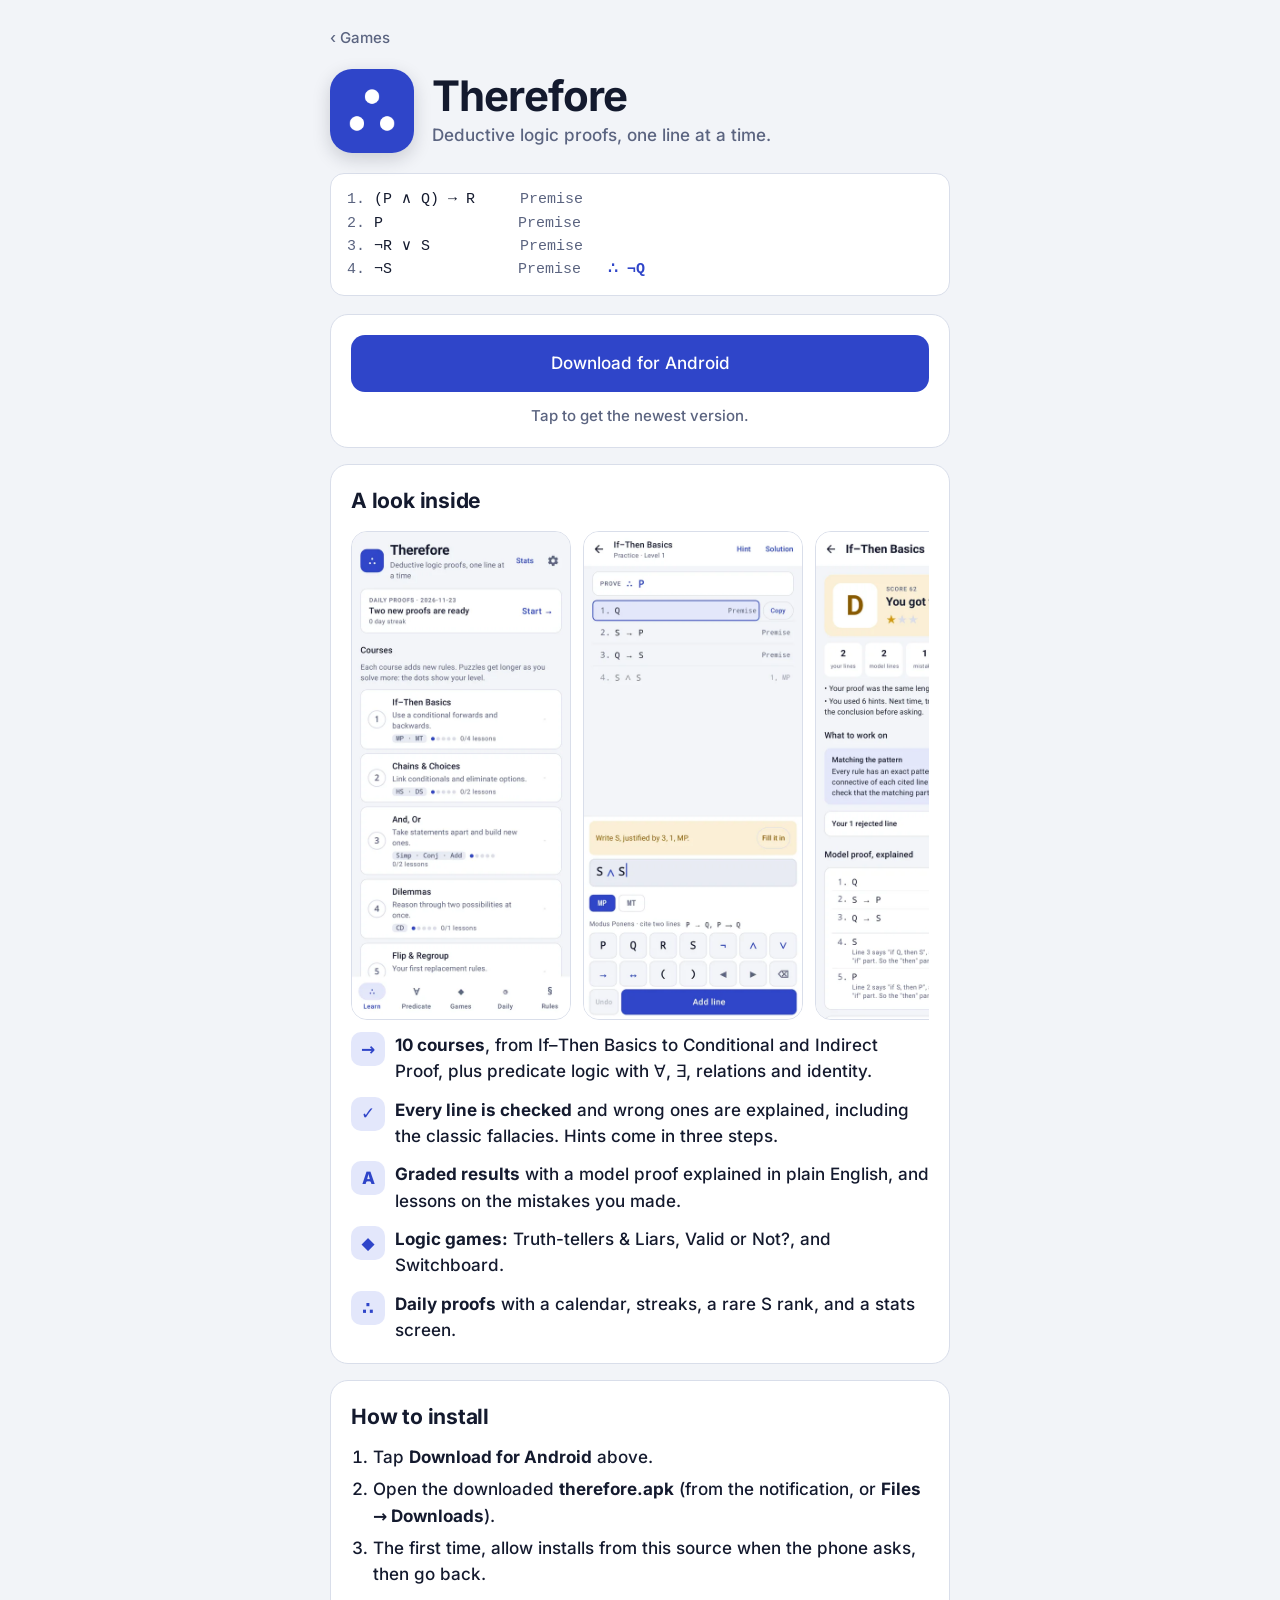
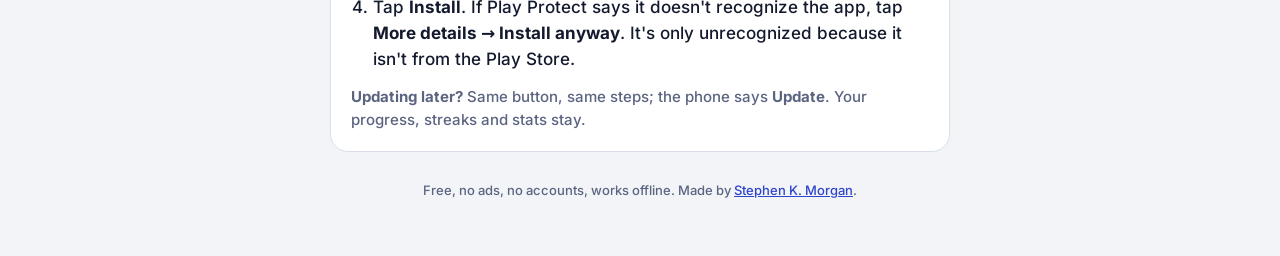
<file: therefore/index.html>
<!DOCTYPE html>
<html lang="en">
<head>
<meta charset="UTF-8">
<meta name="viewport" content="width=device-width, initial-scale=1">
<title>Therefore</title>
<meta name="description" content="Download Therefore, an Android app for deductive logic proofs, one line at a time.">
<link rel="canonical" href="https://stephenkmorgan.github.io/therefore/">
<meta name="theme-color" content="#f2f4f8" media="(prefers-color-scheme: light)">
<meta name="theme-color" content="#10131f" media="(prefers-color-scheme: dark)">
<link rel="icon" href="img/icon.png" type="image/png">
<link rel="preload" href="../assets/fonts/inter-latin.woff2" as="font" type="font/woff2" crossorigin>
<link rel="stylesheet" href="../assets/fonts/inter.css">
<style>
  /* Colours from the Therefore app's own theme (light and dark). */
  :root {
    --bg: #f2f4f8; --surface: #ffffff; --sunk: #e8ebf3; --ink: #141a2e; --muted: #5b6480; --line: #d9deea;
    --accent: #2f45c9; --on-accent: #ffffff; --accent-soft: #e3e7fb; --good: #17734a; --good-soft: #def2e7;
    color-scheme: light;
  }
  @media (prefers-color-scheme: dark) {
    :root {
      --bg: #10131f; --surface: #181c2c; --sunk: #0c0f19; --ink: #e7eaf5; --muted: #98a1bf; --line: #2a3048;
      --accent: #8d9dff; --on-accent: #10131f; --accent-soft: #232a50; --good: #5ccf96; --good-soft: #15301f;
      color-scheme: dark;
    }
  }
  * { box-sizing: border-box; }
  body {
    margin: 0; background: var(--bg); color: var(--ink);
    font: 500 17px/1.55 "Inter", system-ui, -apple-system, "Segoe UI", Roboto, sans-serif;
    overflow-x: hidden;
  }
  a { color: var(--accent); }
  .wrap { width: min(100% - 32px, 620px); margin: 0 auto; padding: 24px 0 56px; }
  .back { display: inline-block; color: var(--muted); text-decoration: none; font-size: 15px; margin-bottom: 12px; }
  .back:hover { text-decoration: underline; }

  .hero { display: flex; gap: 18px; align-items: center; margin: 8px 0 20px; }
  .hero img { width: 84px; height: 84px; border-radius: 22px; box-shadow: 0 6px 18px rgba(20, 26, 46, 0.18); }
  h1 { margin: 0; font-size: clamp(32px, 8vw, 42px); letter-spacing: -0.02em; line-height: 1.05; }
  .tagline { margin: 4px 0 0; color: var(--muted); }

  .proof {
    font-family: ui-monospace, "SF Mono", Menlo, Consolas, monospace; font-size: 15px;
    background: var(--surface); border: 1px solid var(--line); border-radius: 14px; padding: 14px 16px; margin: 0 0 18px;
    white-space: pre; overflow-x: auto;
  }
  .proof .why { color: var(--muted); }
  .proof .goal { color: var(--accent); font-weight: 700; }

  .card { background: var(--surface); border: 1px solid var(--line); border-radius: 18px; padding: 20px; margin: 16px 0; }
  h2 { margin: 0 0 10px; font-size: 21px; letter-spacing: -0.01em; }

  .btn {
    display: flex; align-items: center; justify-content: center; gap: 10px; width: 100%;
    padding: 15px 20px; border-radius: 14px; border: 0;
    background: var(--accent); color: var(--on-accent); font: 700 19px/1 inherit; text-decoration: none;
    transition: transform 0.1s ease, filter 0.15s ease;
  }
  .btn:hover { filter: brightness(1.08); }
  .btn:active { transform: translateY(2px); }
  .btn:focus-visible { outline: 3px solid var(--ink); outline-offset: 3px; }
  .btn[aria-disabled="true"] { background: var(--sunk); color: var(--muted); pointer-events: none; }
  .meta { text-align: center; margin: 12px 0 0; font-size: 15px; color: var(--muted); }
  .chip { display: inline-block; padding: 2px 10px; border-radius: 999px; background: var(--accent-soft); color: var(--accent); font-weight: 700; font-size: 14px; }

  .notes { white-space: pre-line; margin: 0; }
  ol { margin: 0; padding-left: 22px; }
  ol li { margin: 6px 0; }
  .tip { margin: 12px 0 0; font-size: 15px; color: var(--muted); }

  .shots { display: flex; gap: 12px; overflow-x: auto; padding: 4px 2px 12px; scroll-snap-type: x mandatory; }
  .shots img {
    flex: 0 0 auto; width: 46%; max-width: 220px; height: auto; aspect-ratio: 480 / 1066;
    border-radius: 16px; border: 1px solid var(--line); background: var(--surface); scroll-snap-align: start;
  }

  .features { list-style: none; margin: 0; padding: 0; display: grid; gap: 12px; }
  .features li { display: grid; grid-template-columns: 34px 1fr; gap: 10px; align-items: start; }
  .features .sym {
    width: 34px; height: 34px; border-radius: 10px; background: var(--accent-soft); color: var(--accent);
    display: grid; place-items: center; font-weight: 800; font-size: 17px;
  }

  footer { text-align: center; font-size: 13px; color: var(--muted); margin-top: 28px; }
</style>
</head>
<body>
<div class="wrap">
  <a class="back" href="../games/">‹ Games</a>

  <header class="hero">
    <img src="img/icon.png" alt="" width="84" height="84">
    <div>
      <h1>Therefore</h1>
      <p class="tagline">Deductive logic proofs, one line at a time.</p>
    </div>
  </header>

  <div class="proof" aria-label="An example puzzle"><span class="why">1.</span> (P ∧ Q) → R     <span class="why">Premise</span>
<span class="why">2.</span> P               <span class="why">Premise</span>
<span class="why">3.</span> ¬R ∨ S          <span class="why">Premise</span>
<span class="why">4.</span> ¬S              <span class="why">Premise</span>   <span class="goal">∴ ¬Q</span></div>

  <section class="card" aria-label="Download">
    <a class="btn" id="download" href="https://github.com/StephenKMorgan/Deductive-Logic-/releases/latest/download/therefore.apk">
      <span id="download-label">Download for Android</span>
    </a>
    <p class="meta" id="meta">Checking for the latest version…</p>
  </section>

  <section class="card" id="whats-new" hidden aria-labelledby="new-title">
    <h2 id="new-title">What's new</h2>
    <p class="notes" id="notes"></p>
  </section>

  <section class="card" aria-labelledby="peek-title">
    <h2 id="peek-title">A look inside</h2>
    <div class="shots">
      <img src="img/shot-home.webp" alt="Courses, each adding new rules, with a daily proof at the top" loading="lazy" width="480" height="1066">
      <img src="img/shot-proof.webp" alt="Writing a proof line by line, with a hint and the logic keypad" loading="lazy" width="480" height="1066">
      <img src="img/shot-result.webp" alt="A graded result with the model proof explained line by line" loading="lazy" width="480" height="1066">
      <img src="img/shot-island.webp" alt="Truth-tellers and Liars, solved and explained in logic" loading="lazy" width="480" height="1066">
      <img src="img/shot-daily.webp" alt="The daily proof calendar with streaks" loading="lazy" width="480" height="1066">
    </div>
    <ul class="features">
      <li><span class="sym">→</span><span><strong>10 courses</strong>, from If–Then Basics to Conditional and Indirect Proof, plus predicate logic with ∀, ∃, relations and identity.</span></li>
      <li><span class="sym">✓</span><span><strong>Every line is checked</strong> and wrong ones are explained, including the classic fallacies. Hints come in three steps.</span></li>
      <li><span class="sym">A</span><span><strong>Graded results</strong> with a model proof explained in plain English, and lessons on the mistakes you made.</span></li>
      <li><span class="sym">◆</span><span><strong>Logic games:</strong> Truth-tellers &amp; Liars, Valid or Not?, and Switchboard.</span></li>
      <li><span class="sym">∴</span><span><strong>Daily proofs</strong> with a calendar, streaks, a rare S rank, and a stats screen.</span></li>
    </ul>
  </section>

  <section class="card" aria-labelledby="install-title">
    <h2 id="install-title">How to install</h2>
    <ol>
      <li>Tap <strong>Download for Android</strong> above.</li>
      <li>Open the downloaded <strong>therefore.apk</strong> (from the notification, or <strong>Files → Downloads</strong>).</li>
      <li>The first time, allow installs from this source when the phone asks, then go back.</li>
      <li>Tap <strong>Install</strong>. If Play Protect says it doesn't recognize the app, tap <strong>More details → Install anyway</strong>. It's only unrecognized because it isn't from the Play Store.</li>
    </ol>
    <p class="tip"><strong>Updating later?</strong> Same button, same steps; the phone says <strong>Update</strong>. Your progress, streaks and stats stay.</p>
  </section>

  <footer>Free, no ads, no accounts, works offline. Made by <a href="../">Stephen K. Morgan</a>.</footer>
</div>

<script>
(function () {
  var btn = document.getElementById("download");
  var label = document.getElementById("download-label");
  var meta = document.getElementById("meta");
  fetch("https://api.github.com/repos/StephenKMorgan/Deductive-Logic-/releases/latest", { headers: { Accept: "application/vnd.github+json" } })
    .then(function (r) {
      if (r.status === 404) {
        btn.setAttribute("aria-disabled", "true"); btn.removeAttribute("href");
        label.textContent = "Coming soon";
        meta.textContent = "The first release is on its way.";
        return null;
      }
      if (!r.ok) throw new Error("status " + r.status);
      return r.json();
    })
    .then(function (rel) {
      if (!rel) return;
      var apk = (rel.assets || []).filter(function (a) { return /\.apk$/.test(a.name); })[0];
      if (apk) btn.href = apk.browser_download_url;
      var date = rel.published_at ? new Date(rel.published_at).toLocaleDateString(undefined, { month: "long", day: "numeric", year: "numeric" }) : "";
      meta.innerHTML = "";
      var chip = document.createElement("span"); chip.className = "chip"; chip.textContent = "Version " + (rel.tag_name || "").replace(/^v/, "");
      meta.appendChild(chip);
      meta.appendChild(document.createTextNode(" " + (date ? "Released " + date : "") + (apk ? " · " + Math.round(apk.size / 1e6) + " MB" : "")));
      if (rel.body) { document.getElementById("notes").textContent = rel.body.trim(); document.getElementById("whats-new").hidden = false; }
    })
    .catch(function () { meta.textContent = "Tap to get the newest version."; });
})();
</script>
</body>
</html>
</file>
<file: assets/fonts/inter.css>
/* Inter — self-hosted, latin subsets only.

   Google serves Inter v20 as a single VARIABLE font, so one file covers every
   weight the site uses; `font-weight: 400 800` declares that range. Keeping it
   local means no render-blocking third-party request, nothing leaked to a CDN,
   and the page still renders correctly offline.

   Inter is licensed under the SIL Open Font License 1.1.
   Subsets are gated by unicode-range: latin-ext only downloads if the page
   actually uses a character from it. */

@font-face {
  font-family: 'Inter';
  font-style: normal;
  font-weight: 400 800;
  font-display: swap;
  src: url('inter-latin-ext.woff2') format('woff2-variations');
  unicode-range: U+0100-02BA, U+02BD-02C5, U+02C7-02CC, U+02CE-02D7, U+02DD-02FF, U+0304, U+0308, U+0329, U+1D00-1DBF, U+1E00-1E9F, U+1EF2-1EFF, U+2020, U+20A0-20AB, U+20AD-20C0, U+2113, U+2C60-2C7F, U+A720-A7FF;
}

@font-face {
  font-family: 'Inter';
  font-style: normal;
  font-weight: 400 800;
  font-display: swap;
  src: url('inter-latin.woff2') format('woff2-variations');
  unicode-range: U+0000-00FF, U+0131, U+0152-0153, U+02BB-02BC, U+02C6, U+02DA, U+02DC, U+0304, U+0308, U+0329, U+2000-206F, U+20AC, U+2122, U+2191, U+2193, U+2212, U+2215, U+FEFF, U+FFFD;
}
</file>
<file: assets/css/style.css>
/* ==========================================================================
   Stephen K. Morgan — personal site
   Soft-neumorphic design system. No frameworks, no build step.

   Guiding rule: DEPTH IS DECORATIVE, CONTRAST IS NOT.
   Neumorphic shadows carry affordance only. Every piece of text and every
   focus state uses an independently contrast-checked token, so the design
   never trades legibility for the effect.
   ========================================================================== */

/* --------------------------------------------------------------------------
   1. Design tokens
   -------------------------------------------------------------------------- */

:root {
  /* Surfaces must be mid-tone: neumorphism is impossible on pure white/black,
     because one of the two paired shadows would have nowhere to go. */
  --surface:        #e7eaf0;
  --surface-sunk:   #e2e5ec;
  --shadow-dark:    #bfc6d4;
  --shadow-light:   #ffffff;

  --text:           #1b2027;   /* 13.6:1 on --surface */
  --text-muted:     #545c6b;   /*  5.6:1 on --surface */
  --text-faint:     #606773;   /*  4.7:1 on --surface — decorative labels only */

  --accent:         #2f5fbf;
  --accent-ink:     #24499a;   /* accent text on --surface, 6.4:1 */
  --accent-warm:    #905b0d;   /* a nod to the old BYU gold, darkened for AA */
  --on-accent:      #ffffff;

  --ring:           #2f5fbf;

  /* Shadow geometry, kept as tokens so depth is tunable in one place. */
  --d-lg: 9px;  --b-lg: 18px;
  --d-md: 6px;  --b-md: 12px;
  --d-sm: 3px;  --b-sm:  6px;

  --radius-lg: 22px;
  --radius-md: 15px;
  --radius-pill: 999px;

  --maxw: 1080px;
  --ease: cubic-bezier(0.22, 0.61, 0.36, 1);
  --grain: 0.30;

  color-scheme: light;
}

:root[data-theme="dark"] {
  --surface:        #23272e;
  --surface-sunk:   #1f232a;
  --shadow-dark:    #15181d;
  --shadow-light:   #2e343d;

  --text:           #e9edf3;   /* 12.8:1 on --surface */
  --text-muted:     #a8b2c0;   /*  7.0:1 on --surface */
  --text-faint:     #8b95a4;   /*  5.0:1 on --surface */

  --accent:         #6f9bf0;
  --accent-ink:     #8fb3f5;   /* 7.1:1 on --surface */
  --accent-warm:    #e2a94f;
  --on-accent:      #10141a;

  --ring:           #8fb3f5;
  --grain: 0.16;

  color-scheme: dark;
}

/* System-preference default, but only while the user has not chosen a theme
   explicitly — [data-theme="light"] must still win here. */
@media (prefers-color-scheme: dark) {
  :root:not([data-theme="light"]) {
    --surface:        #23272e;
    --surface-sunk:   #1f232a;
    --shadow-dark:    #15181d;
    --shadow-light:   #2e343d;

    --text:           #e9edf3;
    --text-muted:     #a8b2c0;
    --text-faint:     #8b95a4;

    --accent:         #6f9bf0;
    --accent-ink:     #8fb3f5;
    --accent-warm:    #e2a94f;
    --on-accent:      #10141a;

    --ring:           #8fb3f5;
    --grain: 0.16;

    color-scheme: dark;
  }
}

/* --------------------------------------------------------------------------
   2. Reset & base
   -------------------------------------------------------------------------- */

*, *::before, *::after { box-sizing: border-box; }

html {
  scroll-behavior: smooth;
  /* Sticky header height + breathing room, so anchored sections aren't
     hidden underneath the nav bar. */
  scroll-padding-top: 92px;
  -webkit-text-size-adjust: 100%;
}

body {
  margin: 0;
  background-color: var(--surface);
  color: var(--text);
  font-family: "Inter", -apple-system, BlinkMacSystemFont, "Segoe UI",
               Roboto, "Helvetica Neue", Arial, sans-serif;
  font-size: clamp(1rem, 0.96rem + 0.2vw, 1.075rem);
  line-height: 1.68;
  letter-spacing: 0.005em;
  -webkit-font-smoothing: antialiased;
  overflow-x: hidden;
}

/* A whisper of grain keeps large flat surfaces from banding.

   It MUST blend rather than paint over the page: a plain alpha overlay pulls
   every surface toward mid-grey, which on the dark theme lifted the background
   ~40% and both flattened the shadows and broke the audited text contrast.
   `soft-light` leaves base luminance essentially untouched and only perturbs
   it per-pixel, so the tokens stay true in both themes. */
body::before {
  content: "";
  position: fixed;
  inset: 0;
  z-index: -1;
  pointer-events: none;
  opacity: var(--grain);
  mix-blend-mode: soft-light;
  background-image: url("data:image/svg+xml,%3Csvg xmlns='http://www.w3.org/2000/svg' width='160' height='160'%3E%3Cfilter id='n'%3E%3CfeTurbulence type='fractalNoise' baseFrequency='0.8' numOctaves='3' stitchTiles='stitch'/%3E%3C/filter%3E%3Crect width='160' height='160' filter='url(%23n)'/%3E%3C/svg%3E");
}

img { max-width: 100%; height: auto; display: block; }

h1, h2, h3, h4 {
  margin: 0;
  line-height: 1.18;
  letter-spacing: -0.021em;
  font-weight: 700;
}

p { margin: 0 0 1.05em; }
p:last-child { margin-bottom: 0; }

a { color: var(--accent-ink); text-decoration-thickness: 1px; text-underline-offset: 3px; }
a:hover { text-decoration-thickness: 2px; }

ul { margin: 0; padding: 0; list-style: none; }

/* One visible focus treatment for everything — neumorphic shadow alone is NOT
   an accessible focus indicator, so we draw a real ring. */
:focus-visible {
  outline: 3px solid var(--ring);
  outline-offset: 3px;
  border-radius: 6px;
}

::selection { background: var(--accent); color: var(--on-accent); }

/* --------------------------------------------------------------------------
   3. Neumorphic primitives
   -------------------------------------------------------------------------- */

.raised {
  background: var(--surface);
  box-shadow:
     var(--d-lg)          var(--d-lg)          var(--b-lg) var(--shadow-dark),
    calc(var(--d-lg) * -1) calc(var(--d-lg) * -1) var(--b-lg) var(--shadow-light);
}

.raised-sm {
  background: var(--surface);
  box-shadow:
     var(--d-md)          var(--d-md)          var(--b-md) var(--shadow-dark),
    calc(var(--d-md) * -1) calc(var(--d-md) * -1) var(--b-md) var(--shadow-light);
}

.pressed {
  background: var(--surface-sunk);
  box-shadow:
    inset  var(--d-md)          var(--d-md)          var(--b-md) var(--shadow-dark),
    inset calc(var(--d-md) * -1) calc(var(--d-md) * -1) var(--b-md) var(--shadow-light);
}

.pressed-sm {
  background: var(--surface-sunk);
  box-shadow:
    inset  var(--d-sm)          var(--d-sm)          var(--b-sm) var(--shadow-dark),
    inset calc(var(--d-sm) * -1) calc(var(--d-sm) * -1) var(--b-sm) var(--shadow-light);
}

/* Letterpress — engraved type. Applied only to large display headings, never
   to body copy, so it can never erode reading contrast. */
.letterpress {
  text-shadow:
     1px  1px 1px var(--shadow-light),
    -1px -1px 1px var(--shadow-dark);
}
:root[data-theme="dark"] .letterpress,
:root:not([data-theme="light"]) .letterpress {
  text-shadow:
     1px  1px 1px var(--shadow-dark),
    -1px -1px 1px var(--shadow-light);
}

/* --------------------------------------------------------------------------
   4. Layout
   -------------------------------------------------------------------------- */

.wrap {
  width: min(100% - 2.5rem, var(--maxw));
  margin-inline: auto;
}

.section {
  padding-block: clamp(3.5rem, 7vw, 6.5rem);
}

.section__head {
  margin-bottom: clamp(2rem, 4vw, 3rem);
}

.section__eyebrow {
  display: inline-block;
  margin-bottom: 0.85rem;
  padding: 0.4rem 1rem;
  border-radius: var(--radius-pill);
  font-size: 0.735rem;
  font-weight: 700;
  letter-spacing: 0.13em;
  text-transform: uppercase;
  color: var(--accent-ink);
}

.section__title {
  font-size: clamp(1.85rem, 1.35rem + 2.2vw, 2.85rem);
}

.section__lede {
  margin-top: 0.85rem;
  max-width: 62ch;
  color: var(--text-muted);
  font-size: 1.06em;
}

/* --------------------------------------------------------------------------
   5. Skip link
   -------------------------------------------------------------------------- */

.skip-link {
  position: absolute;
  top: 0.75rem;
  left: 0.75rem;
  z-index: 200;
  padding: 0.75rem 1.25rem;
  border-radius: var(--radius-md);
  background: var(--surface);
  color: var(--text);
  font-weight: 650;
  text-decoration: none;
  transform: translateY(-160%);
  transition: transform 0.18s var(--ease);
}
.skip-link:focus-visible { transform: translateY(0); }

/* --------------------------------------------------------------------------
   6. Header / navigation
   -------------------------------------------------------------------------- */

.site-header {
  position: sticky;
  top: 0;
  z-index: 100;
  padding-block: 0.85rem;
  background: var(--surface);
}

/* Fades in a soft lip under the bar once the page scrolls, so the header
   detaches from the content instead of floating ambiguously. */
.site-header::after {
  content: "";
  position: absolute;
  inset: auto 0 0;
  height: 22px;
  transform: translateY(100%);
  opacity: 0;
  pointer-events: none;
  background: linear-gradient(var(--shadow-dark), transparent);
  transition: opacity 0.25s var(--ease);
}
.site-header.is-stuck::after { opacity: 0.5; }

.nav {
  display: flex;
  align-items: center;
  gap: 1rem;
  padding: 0.55rem 0.6rem 0.55rem 1.4rem;
  border-radius: var(--radius-pill);
}

.nav__brand {
  margin-right: auto;
  font-weight: 800;
  font-size: 1.02rem;
  letter-spacing: -0.02em;
  color: var(--text);
  text-decoration: none;
  white-space: nowrap;
}
.nav__brand span { color: var(--accent-ink); }

.nav__list {
  display: flex;
  align-items: center;
  gap: 0.3rem;
}

.nav__link {
  display: block;
  padding: 0.5rem 0.95rem;
  border-radius: var(--radius-pill);
  color: var(--text-muted);
  font-size: 0.925rem;
  font-weight: 600;
  text-decoration: none;
  transition: color 0.2s var(--ease), box-shadow 0.2s var(--ease);
}
.nav__link:hover { color: var(--text); }

/* Scroll-spy state, set from JS via aria-current. */
.nav__link[aria-current="true"] {
  color: var(--accent-ink);
  background: var(--surface-sunk);
  box-shadow:
    inset  var(--d-sm)          var(--d-sm)          var(--b-sm) var(--shadow-dark),
    inset calc(var(--d-sm) * -1) calc(var(--d-sm) * -1) var(--b-sm) var(--shadow-light);
}

/* --------------------------------------------------------------------------
   7. Icon buttons (theme toggle, mobile menu)
   -------------------------------------------------------------------------- */

.icon-btn {
  display: grid;
  place-items: center;
  flex: none;
  width: 42px;
  height: 42px;
  padding: 0;
  border: 0;
  border-radius: 50%;
  background: var(--surface);
  color: var(--text-muted);
  cursor: pointer;
  box-shadow:
     var(--d-sm)          var(--d-sm)          var(--b-sm) var(--shadow-dark),
    calc(var(--d-sm) * -1) calc(var(--d-sm) * -1) var(--b-sm) var(--shadow-light);
  transition: box-shadow 0.18s var(--ease), color 0.18s var(--ease);
}
.icon-btn:hover { color: var(--text); }
.icon-btn:active,
.icon-btn[aria-expanded="true"] {
  color: var(--accent-ink);
  box-shadow:
    inset  var(--d-sm)          var(--d-sm)          var(--b-sm) var(--shadow-dark),
    inset calc(var(--d-sm) * -1) calc(var(--d-sm) * -1) var(--b-sm) var(--shadow-light);
}
.icon-btn svg { width: 19px; height: 19px; }

/* Swap sun/moon glyphs with the active theme. */
.icon-btn .icon-moon { display: none; }
:root[data-theme="dark"] .icon-btn .icon-moon { display: block; }
:root[data-theme="dark"] .icon-btn .icon-sun  { display: none; }
@media (prefers-color-scheme: dark) {
  :root:not([data-theme="light"]) .icon-btn .icon-moon { display: block; }
  :root:not([data-theme="light"]) .icon-btn .icon-sun  { display: none; }
}

.nav__toggle { display: none; }

/* --------------------------------------------------------------------------
   8. Buttons
   -------------------------------------------------------------------------- */

.btn {
  display: inline-flex;
  align-items: center;
  gap: 0.6rem;
  padding: 0.8rem 1.5rem;
  border: 0;
  border-radius: var(--radius-pill);
  background: var(--surface);
  color: var(--text);
  font: inherit;
  font-size: 0.945rem;
  font-weight: 650;
  text-decoration: none;
  cursor: pointer;
  box-shadow:
     var(--d-md)          var(--d-md)          var(--b-md) var(--shadow-dark),
    calc(var(--d-md) * -1) calc(var(--d-md) * -1) var(--b-md) var(--shadow-light);
  transition: box-shadow 0.18s var(--ease), transform 0.18s var(--ease),
              color 0.18s var(--ease);
}
.btn:hover { transform: translateY(-2px); color: var(--accent-ink); }
.btn:active {
  transform: translateY(0);
  box-shadow:
    inset  var(--d-sm)          var(--d-sm)          var(--b-sm) var(--shadow-dark),
    inset calc(var(--d-sm) * -1) calc(var(--d-sm) * -1) var(--b-sm) var(--shadow-light);
}
.btn svg { width: 17px; height: 17px; flex: none; }

/* The one solid-fill element on the page: the single primary action needs to
   win against a field of same-colored surfaces. */
.btn--primary {
  background: var(--accent);
  color: var(--on-accent);
}
.btn--primary:hover { color: var(--on-accent); }

.btn-row {
  display: flex;
  flex-wrap: wrap;
  gap: 0.85rem;
  margin-top: 2rem;
}

/* --------------------------------------------------------------------------
   9. Hero
   -------------------------------------------------------------------------- */

.hero {
  padding-block: clamp(3rem, 6vw, 5.5rem) clamp(3.5rem, 7vw, 6rem);
}

.hero__inner {
  display: grid;
  grid-template-columns: minmax(0, 1fr) auto;
  align-items: center;
  gap: clamp(2rem, 5vw, 4rem);
}

.hero__status {
  display: inline-flex;
  align-items: center;
  gap: 0.6rem;
  margin-bottom: 1.5rem;
  padding: 0.5rem 1.1rem;
  border-radius: var(--radius-pill);
  color: var(--text-muted);
  font-size: 0.83rem;
  font-weight: 650;
  letter-spacing: 0.02em;
}

/* Accent, deliberately not green: a green status dot reads as an
   "open to work" availability signal, which this badge is not. */
.hero__dot {
  width: 8px;
  height: 8px;
  flex: none;
  border-radius: 50%;
  background: var(--accent);
  /* Static fallback first: an unsupported color-mix() drops the whole
     declaration, and the halo should degrade rather than disappear. */
  box-shadow: 0 0 0 3px rgba(47, 95, 191, 0.22);
  box-shadow: 0 0 0 3px color-mix(in srgb, var(--accent) 22%, transparent);
}

.hero__name {
  font-size: clamp(2.4rem, 1.5rem + 4.2vw, 4.15rem);
  letter-spacing: -0.035em;
}

.hero__role {
  margin-top: 0.7rem;
  font-size: clamp(1.05rem, 0.9rem + 0.7vw, 1.4rem);
  font-weight: 650;
  color: var(--accent-ink);
}

.hero__pitch {
  margin-top: 1.35rem;
  max-width: 54ch;
  color: var(--text-muted);
  font-size: 1.075em;
}

/* Portrait sits in a carved well — the most literal skeuomorphic moment on
   the page, and the reason the hero reads as a physical object. */
.hero__portrait {
  display: grid;
  place-items: center;
  width: clamp(190px, 22vw, 260px);
  aspect-ratio: 1;
  border-radius: 50%;
  padding: 18px;
}

.hero__portrait img {
  width: 100%;
  aspect-ratio: 1;
  border-radius: 50%;
  object-fit: cover;
}

.hero__monogram {
  display: grid;
  place-items: center;
  width: 100%;
  aspect-ratio: 1;
  border-radius: 50%;
  background: var(--surface);
  color: var(--accent-ink);
  font-size: clamp(2.6rem, 5vw, 3.6rem);
  font-weight: 800;
  letter-spacing: 0.02em;
  box-shadow:
     var(--d-md)          var(--d-md)          var(--b-md) var(--shadow-dark),
    calc(var(--d-md) * -1) calc(var(--d-md) * -1) var(--b-md) var(--shadow-light);
}

/* --------------------------------------------------------------------------
   10. Cards
   -------------------------------------------------------------------------- */

.card {
  padding: clamp(1.6rem, 3vw, 2.4rem);
  border-radius: var(--radius-lg);
}

.grid {
  display: grid;
  gap: clamp(1.25rem, 2.5vw, 1.9rem);
}
.grid--2 { grid-template-columns: repeat(auto-fit, minmax(min(100%, 300px), 1fr)); }
.grid--3 { grid-template-columns: repeat(auto-fit, minmax(min(100%, 290px), 1fr)); }

/* --------------------------------------------------------------------------
   11. About
   -------------------------------------------------------------------------- */

.about {
  display: grid;
  grid-template-columns: minmax(0, 1.65fr) minmax(0, 1fr);
  gap: clamp(1.25rem, 2.5vw, 1.9rem);
  align-items: start;
}

.factlist { display: grid; gap: 1.35rem; }

.fact__label {
  margin-bottom: 0.25rem;
  font-size: 0.715rem;
  font-weight: 700;
  letter-spacing: 0.13em;
  text-transform: uppercase;
  color: var(--text-faint);
}
.fact__value { font-weight: 650; }
.fact__value a { font-weight: 650; }

/* --------------------------------------------------------------------------
   12. Experience timeline
   -------------------------------------------------------------------------- */

.timeline { display: grid; gap: clamp(1.25rem, 2.5vw, 1.75rem); }

.role__head {
  display: flex;
  flex-wrap: wrap;
  align-items: baseline;
  gap: 0.6rem 1rem;
  margin-bottom: 1.1rem;
}

.role__title { font-size: 1.3rem; }

.role__org {
  font-weight: 650;
  color: var(--accent-ink);
}

.role__dates {
  margin-left: auto;
  padding: 0.4rem 0.95rem;
  border-radius: var(--radius-pill);
  color: var(--text-muted);
  font-size: 0.79rem;
  font-weight: 650;
  letter-spacing: 0.02em;
  white-space: nowrap;
}

.bullets { display: grid; gap: 0.7rem; }

.bullets li {
  position: relative;
  padding-left: 1.5rem;
  color: var(--text-muted);
}
.bullets li::before {
  content: "";
  position: absolute;
  left: 0;
  top: 0.62em;
  width: 7px;
  height: 7px;
  border-radius: 50%;
  background: var(--surface);
  box-shadow:
     1.5px  1.5px 3px var(--shadow-dark),
    -1.5px -1.5px 3px var(--shadow-light);
}

/* --------------------------------------------------------------------------
   13. Skills
   -------------------------------------------------------------------------- */

.skillgroup__title {
  margin-bottom: 1.15rem;
  font-size: 0.735rem;
  font-weight: 700;
  letter-spacing: 0.13em;
  text-transform: uppercase;
  color: var(--text-faint);
}

.chips {
  display: flex;
  flex-wrap: wrap;
  gap: 0.6rem;
}

.chip {
  padding: 0.5rem 1.05rem;
  border-radius: var(--radius-pill);
  color: var(--text-muted);
  font-size: 0.875rem;
  font-weight: 650;
  white-space: nowrap;
}

/* --------------------------------------------------------------------------
   14. Projects
   -------------------------------------------------------------------------- */

.project {
  display: flex;
  flex-direction: column;
  gap: 1rem;
  transition: transform 0.22s var(--ease);
}
.project:hover { transform: translateY(-4px); }

.project__top {
  display: flex;
  align-items: center;
  justify-content: space-between;
  gap: 1rem;
}

.project__icon {
  display: grid;
  place-items: center;
  width: 46px;
  height: 46px;
  flex: none;
  border-radius: 14px;
  color: var(--accent-ink);
}
.project__icon svg { width: 21px; height: 21px; }

.project__title { font-size: 1.16rem; }

.project__desc {
  color: var(--text-muted);
  font-size: 0.955em;
  flex: 1;
}

.project__foot {
  display: flex;
  flex-wrap: wrap;
  align-items: center;
  gap: 0.6rem;
  margin-top: 0.15rem;
}

.chip--tech {
  padding: 0.34rem 0.8rem;
  font-size: 0.78rem;
}

/* Marks work whose repository is private, so a card without a link reads as
   deliberate rather than broken. */
.chip--private {
  display: inline-flex;
  align-items: center;
  gap: 0.4rem;
  color: var(--text-faint);
}
.chip--private svg { width: 12px; height: 12px; }

.project__link {
  display: inline-flex;
  align-items: center;
  gap: 0.4rem;
  font-size: 0.86rem;
  font-weight: 650;
  text-decoration: none;
}
.project__link:hover { text-decoration: underline; }
.project__link svg { width: 14px; height: 14px; }

/* --------------------------------------------------------------------------
   15. Contact
   -------------------------------------------------------------------------- */

.contact-card {
  text-align: center;
  padding: clamp(2.2rem, 5vw, 3.6rem);
}

.contact-card .section__title { margin-bottom: 0.9rem; }

.contact-card .section__lede {
  margin-inline: auto;
  max-width: 46ch;
}

.contact-card .btn-row { justify-content: center; }

/* --------------------------------------------------------------------------
   16. Footer
   -------------------------------------------------------------------------- */

.site-footer {
  padding-block: 2.5rem 3rem;
  color: var(--text-faint);
  font-size: 0.865rem;
}

.site-footer__inner {
  display: flex;
  flex-wrap: wrap;
  align-items: center;
  justify-content: space-between;
  gap: 0.75rem;
  padding-top: 2.25rem;
  border-top: 1px solid var(--shadow-dark);
}

/* --------------------------------------------------------------------------
   17. Scroll reveal
   -------------------------------------------------------------------------- */

.reveal {
  opacity: 0;
  transform: translateY(22px);
  transition: opacity 0.6s var(--ease), transform 0.6s var(--ease);
}
.reveal.is-visible { opacity: 1; transform: none; }

/* --------------------------------------------------------------------------
   18. Responsive
   -------------------------------------------------------------------------- */

@media (max-width: 860px) {
  .hero__inner { grid-template-columns: 1fr; justify-items: start; }
  .hero__portrait { order: -1; }
  .about { grid-template-columns: 1fr; }
}

@media (max-width: 720px) {
  html { scroll-padding-top: 80px; }

  .nav { padding-left: 1.1rem; }
  .nav__toggle { display: grid; order: 3; }

  /* The old site hid its content below 500px. This collapses the nav into a
     disclosure panel instead — every section stays reachable on mobile. */
  .nav__list {
    order: 4;
    flex-basis: 100%;
    flex-direction: column;
    align-items: stretch;
    gap: 0.2rem;
    margin-top: 0.65rem;
    padding-top: 0.65rem;
    border-top: 1px solid var(--shadow-dark);
  }
  .nav__list[data-open="false"] { display: none; }

  .nav { flex-wrap: wrap; border-radius: var(--radius-lg); }
  .nav__link { padding: 0.7rem 1rem; }

  .role__dates { margin-left: 0; }
  .btn { flex: 1 1 auto; justify-content: center; }
}

@media (max-width: 400px) {
  .wrap { width: min(100% - 1.75rem, var(--maxw)); }
  .card { padding: 1.4rem; }
}

/* --------------------------------------------------------------------------
   19. Motion & print
   -------------------------------------------------------------------------- */

@media (prefers-reduced-motion: reduce) {
  html { scroll-behavior: auto; }
  *, *::before, *::after {
    animation-duration: 0.01ms !important;
    animation-iteration-count: 1 !important;
    transition-duration: 0.01ms !important;
    scroll-behavior: auto !important;
  }
  .reveal { opacity: 1; transform: none; }
}

@media print {
  .site-header, .btn-row, .site-footer, body::before { display: none !important; }
  body { background: #fff; color: #000; }
  .card, .raised, .raised-sm, .pressed, .pressed-sm {
    box-shadow: none !important;
    border: 1px solid #ccc;
  }
  .section { padding-block: 1rem; }
}
</file>
